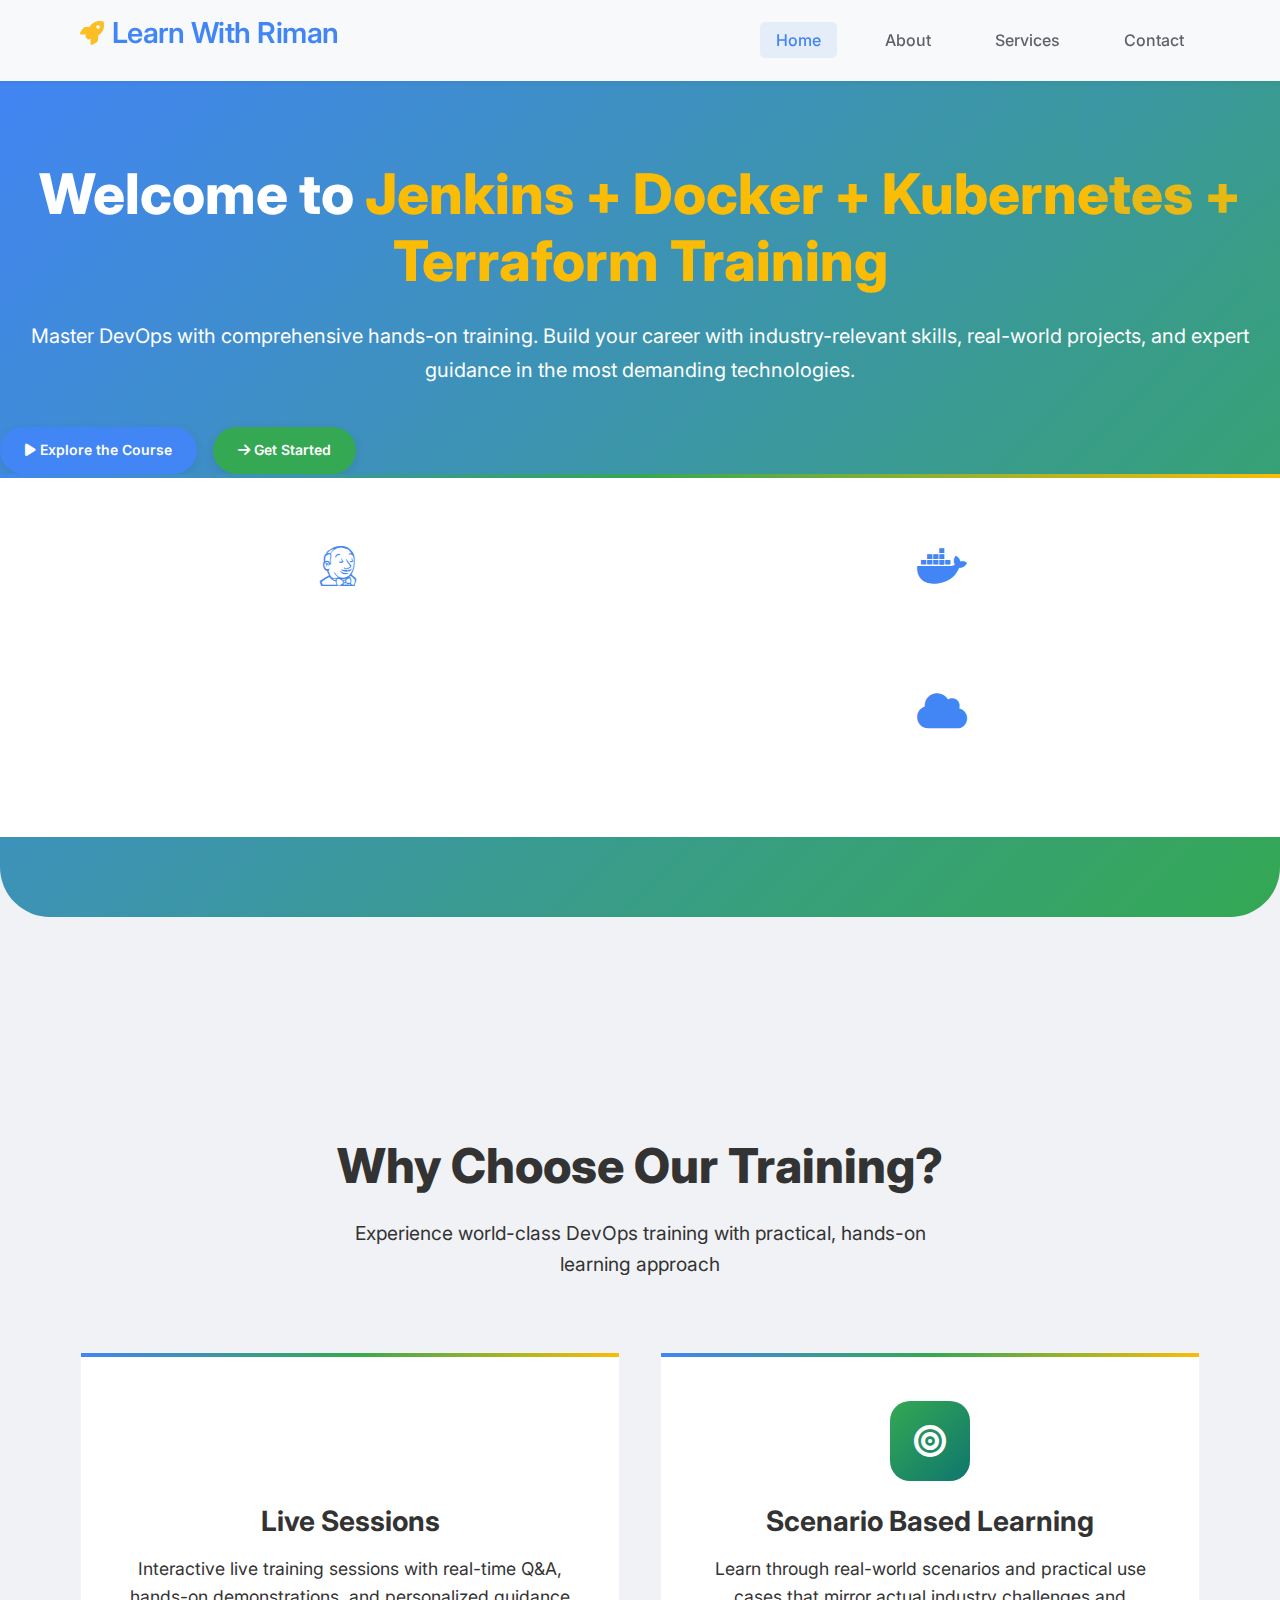
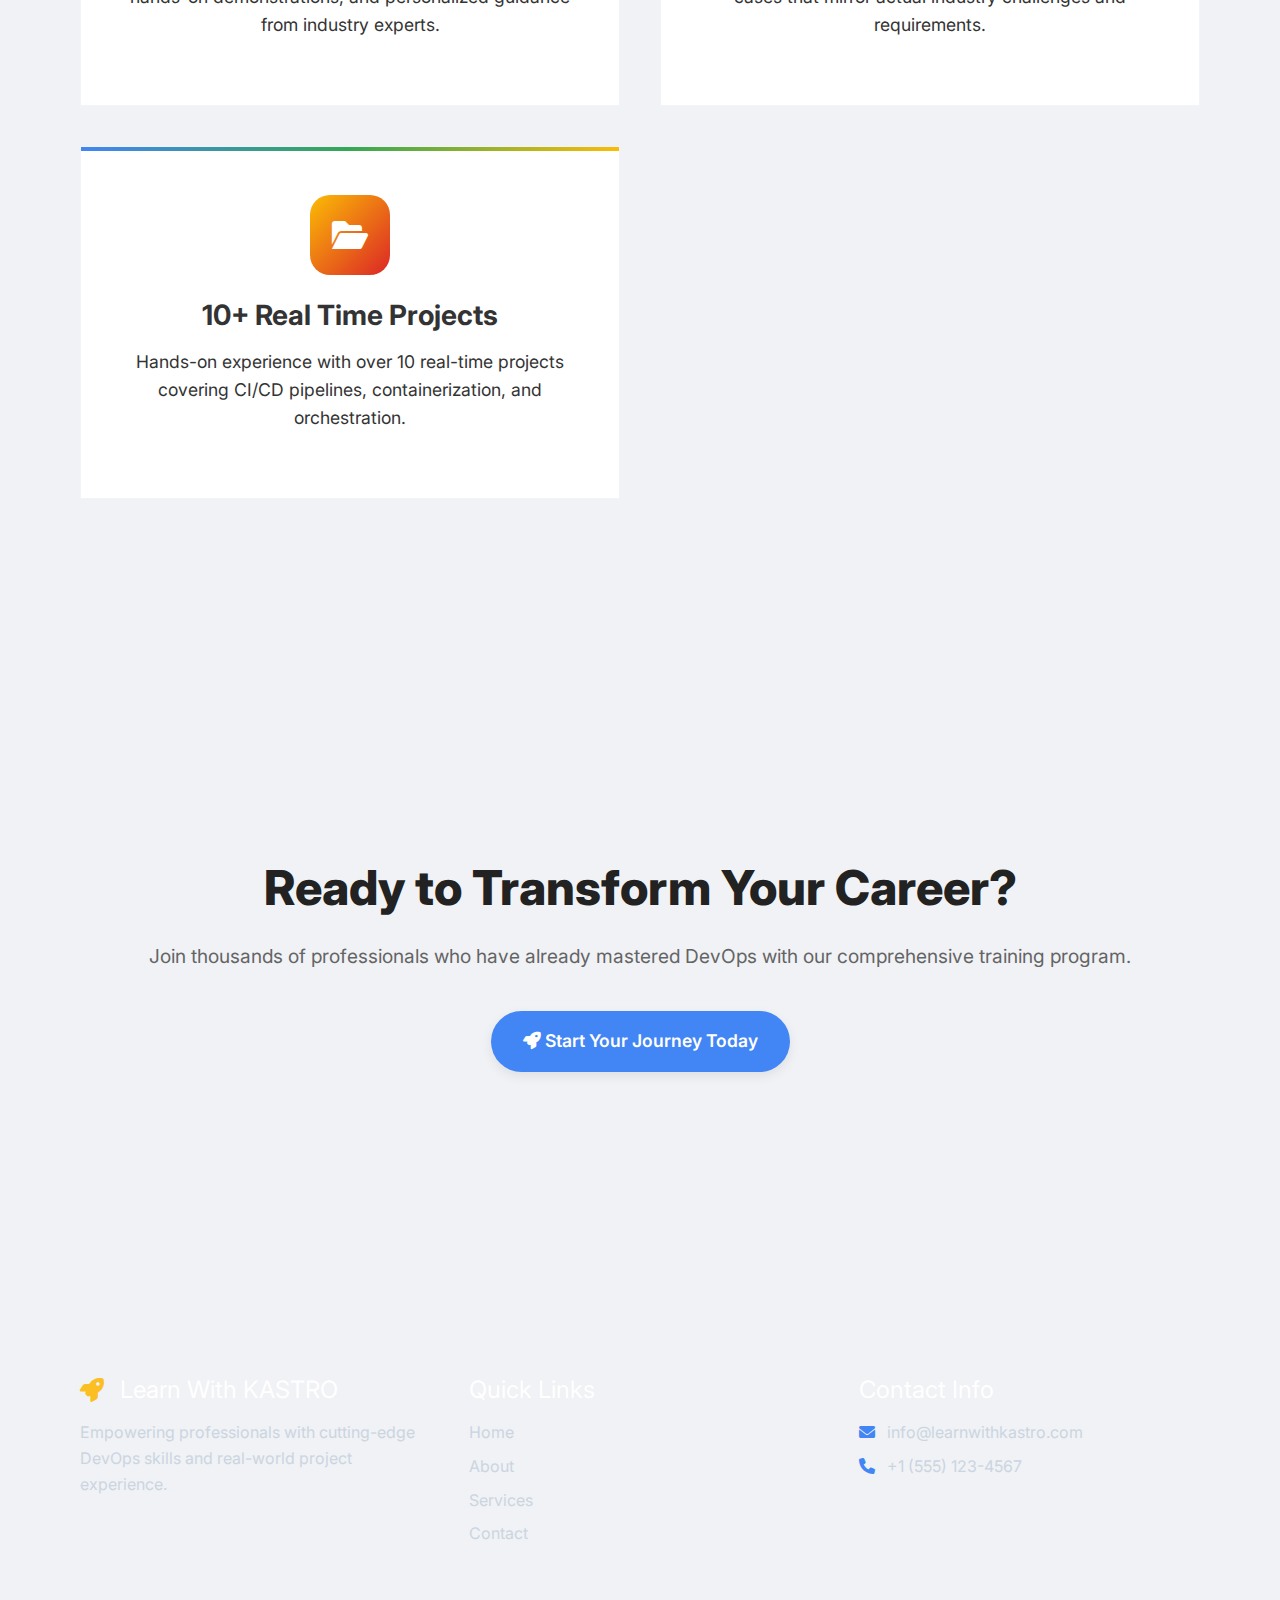
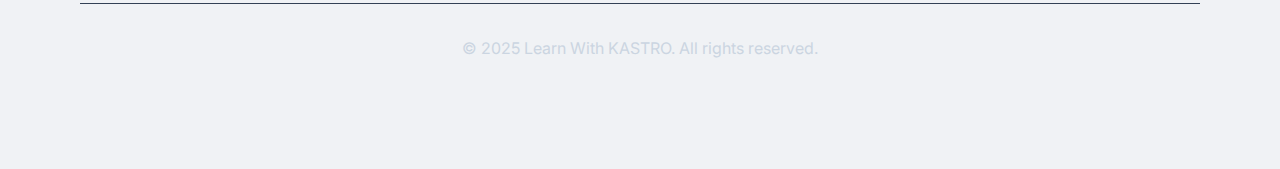
<file: website/index.html>
<!DOCTYPE html>
<html lang="en">
<head>
    <meta charset="UTF-8">
    <meta name="viewport" content="width=device-width, initial-scale=1.0">
    <title>Learn With KASTRO - Jenkins Docker Kubernetes Training</title>
    <link rel="stylesheet" href="styles.css">
    <link href="https://fonts.googleapis.com/css2?family=Inter:wght@300;400;500;600;700;800&display=swap" rel="stylesheet">
    <link rel="stylesheet" href="https://cdnjs.cloudflare.com/ajax/libs/font-awesome/6.0.0/css/all.min.css">
</head>
<body>
    <nav class="navbar">
        <div class="nav-container">
                            <div class="nav-logo">
                    <h2><i class="fas fa-rocket"></i> Learn With Riman</h2>
                </div>
            <ul class="nav-menu">
                <li class="nav-item">
                    <a href="index.html" class="nav-link active">Home</a>
                </li>
                <li class="nav-item">
                    <a href="about.html" class="nav-link">About</a>
                </li>
                <li class="nav-item">
                    <a href="services.html" class="nav-link">Services</a>
                </li>
                <li class="nav-item">
                    <a href="contact.html" class="nav-link">Contact</a>
                </li>
            </ul>
            <div class="mobile-menu-btn">
                <i class="fas fa-bars"></i>
            </div>
        </div>
    </nav>

    <header class="hero">
        <div class="hero-content">
            <h1>Welcome to <span>Jenkins + Docker + Kubernetes + Terraform Training</span></h1>
            <p>Master DevOps with comprehensive hands-on training. Build your career with industry-relevant skills, real-world projects, and expert guidance in the most demanding technologies.</p>
            <div class="hero-buttons">
                <a href="services.html" class="btn btn-primary">
                    <i class="fas fa-play"></i> Explore the Course
                </a>
                <a href="contact.html" class="btn btn-secondary">
                    <i class="fas fa-arrow-right"></i> Get Started
                </a>
            </div>
        </div>
        <div class="hero-image">
            <div class="hero-card">
                <div class="tech-stack">
                    <div class="tech-item">
                        <i class="fab fa-jenkins"></i>
                        <span>Jenkins</span>
                    </div>
                    <div class="tech-item">
                        <i class="fab fa-docker"></i>
                        <span>Docker</span>
                    </div>
                    <div class="tech-item">
                        <i class="fab fa-kubernetes"></i>
                        <span>Kubernetes</span>
                    </div>
                    <div class="tech-item">
                        <i class="fas fa-cloud"></i>
                        <span>Terraform</span>
                    </div>
                </div>
            </div>
        </div>
    </header>

    <section class="features">
        <div class="container">
            <h2>Why Choose Our Training?</h2>
            <p class="features-subtitle">Experience world-class DevOps training with practical, hands-on learning approach</p>
            <div class="features-grid">
                <div class="feature-card">
                    <div class="feature-icon">
                        <i class="fas fa-video"></i>
                    </div>
                    <h3>Live Sessions</h3>
                    <p>Interactive live training sessions with real-time Q&A, hands-on demonstrations, and personalized guidance from industry experts.</p>
                </div>
                <div class="feature-card">
                    <div class="feature-icon">
                        <i class="fas fa-bullseye"></i>
                    </div>
                    <h3>Scenario Based Learning</h3>
                    <p>Learn through real-world scenarios and practical use cases that mirror actual industry challenges and requirements.</p>
                </div>
                <div class="feature-card">
                    <div class="feature-icon">
                        <i class="fas fa-folder-open"></i>
                    </div>
                    <h3>10+ Real Time Projects</h3>
                    <p>Hands-on experience with over 10 real-time projects covering CI/CD pipelines, containerization, and orchestration.</p>
                </div>
            </div>
        </div>
    </section>

    <section class="cta-section">
        <div class="container">
            <div class="cta-content">
                <h2>Ready to Transform Your Career?</h2>
                <p>Join thousands of professionals who have already mastered DevOps with our comprehensive training program.</p>
                <a href="contact.html" class="btn btn-primary btn-large">
                    <i class="fas fa-rocket"></i> Start Your Journey Today
                </a>
            </div>
        </div>
    </section>

    <footer class="footer">
        <div class="container">
            <div class="footer-content">
                <div class="footer-section">
                    <h3><i class="fas fa-rocket"></i> Learn With KASTRO</h3>
                    <p>Empowering professionals with cutting-edge DevOps skills and real-world project experience.</p>
                </div>
                <div class="footer-section">
                    <h4>Quick Links</h4>
                    <ul>
                        <li><a href="index.html">Home</a></li>
                        <li><a href="about.html">About</a></li>
                        <li><a href="services.html">Services</a></li>
                        <li><a href="contact.html">Contact</a></li>
                    </ul>
                </div>
                <div class="footer-section">
                    <h4>Contact Info</h4>
                    <p><i class="fas fa-envelope"></i> info@learnwithkastro.com</p>
                    <p><i class="fas fa-phone"></i> +1 (555) 123-4567</p>
                </div>
            </div>
            <div class="footer-bottom">
                <p>&copy; 2025 Learn With KASTRO. All rights reserved.</p>
            </div>
        </div>
    </footer>

    <script src="index.js"></script>
</body>
</html>
</file>
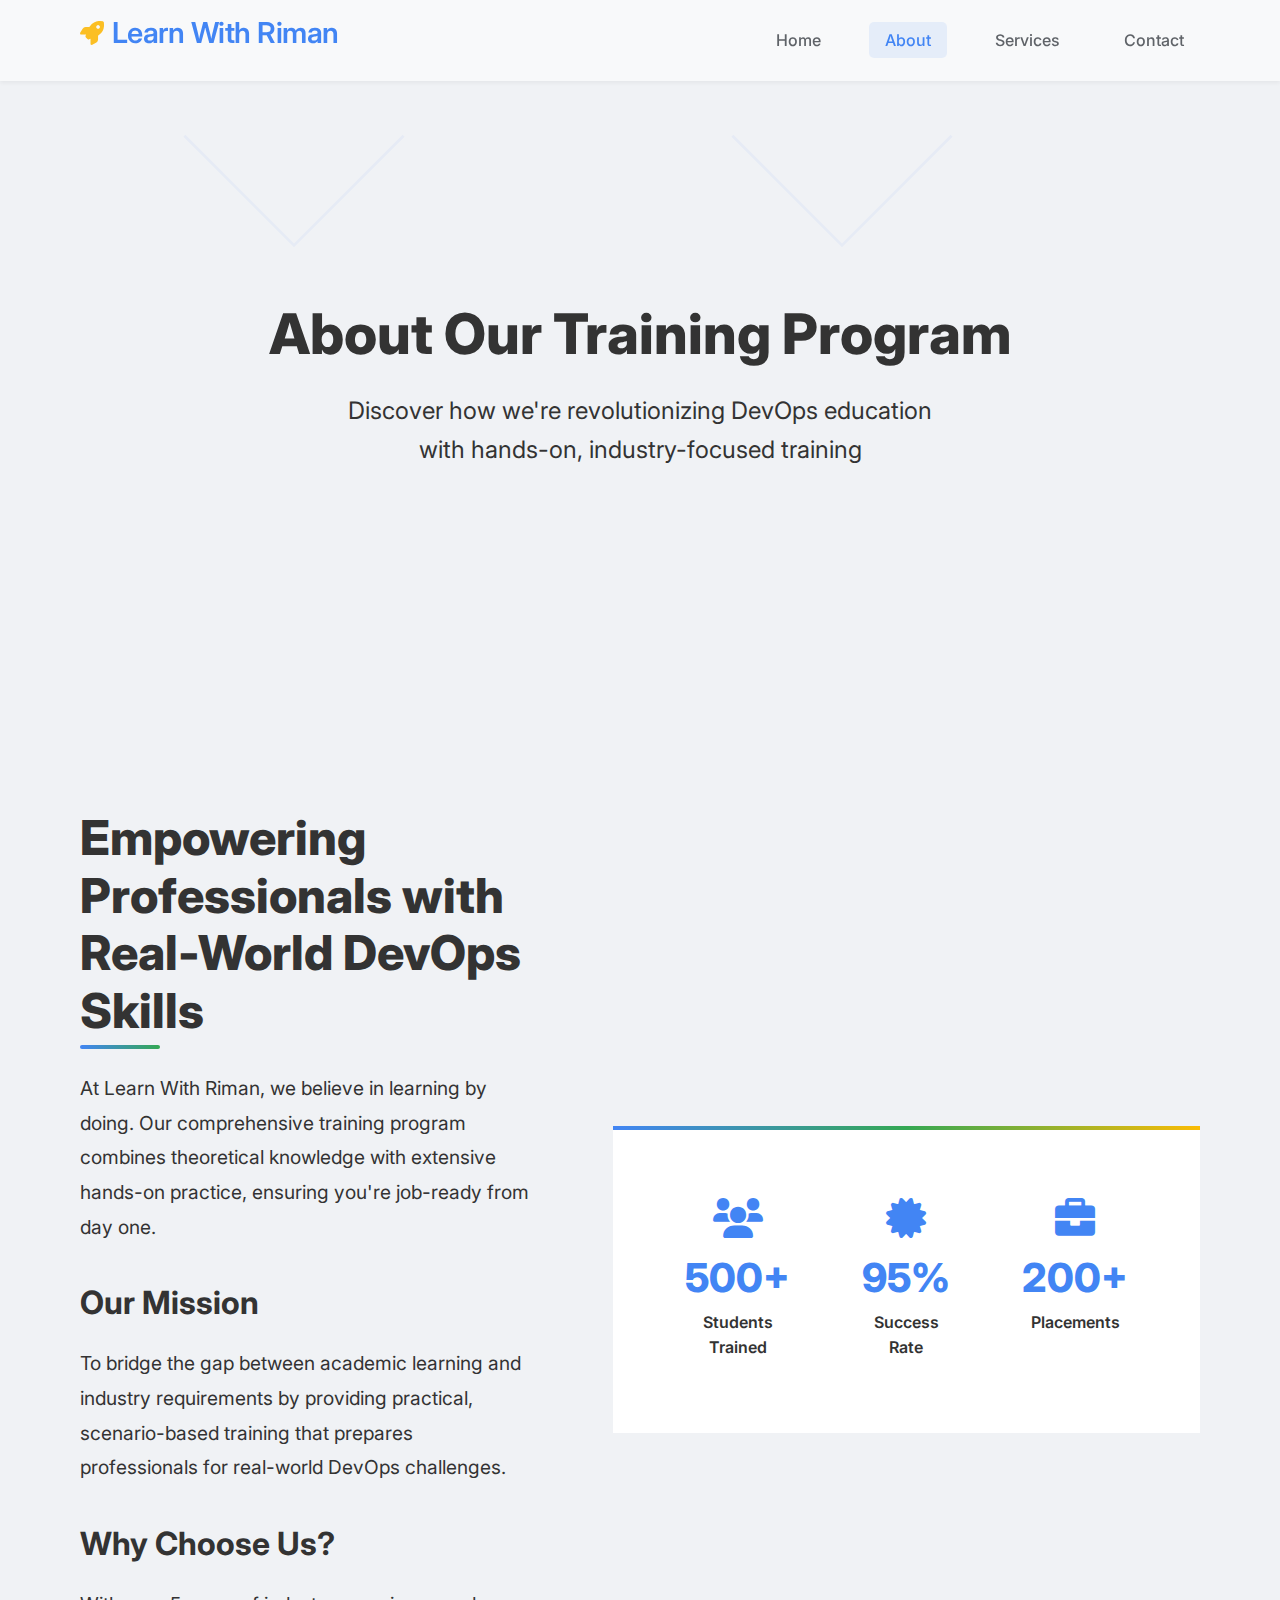
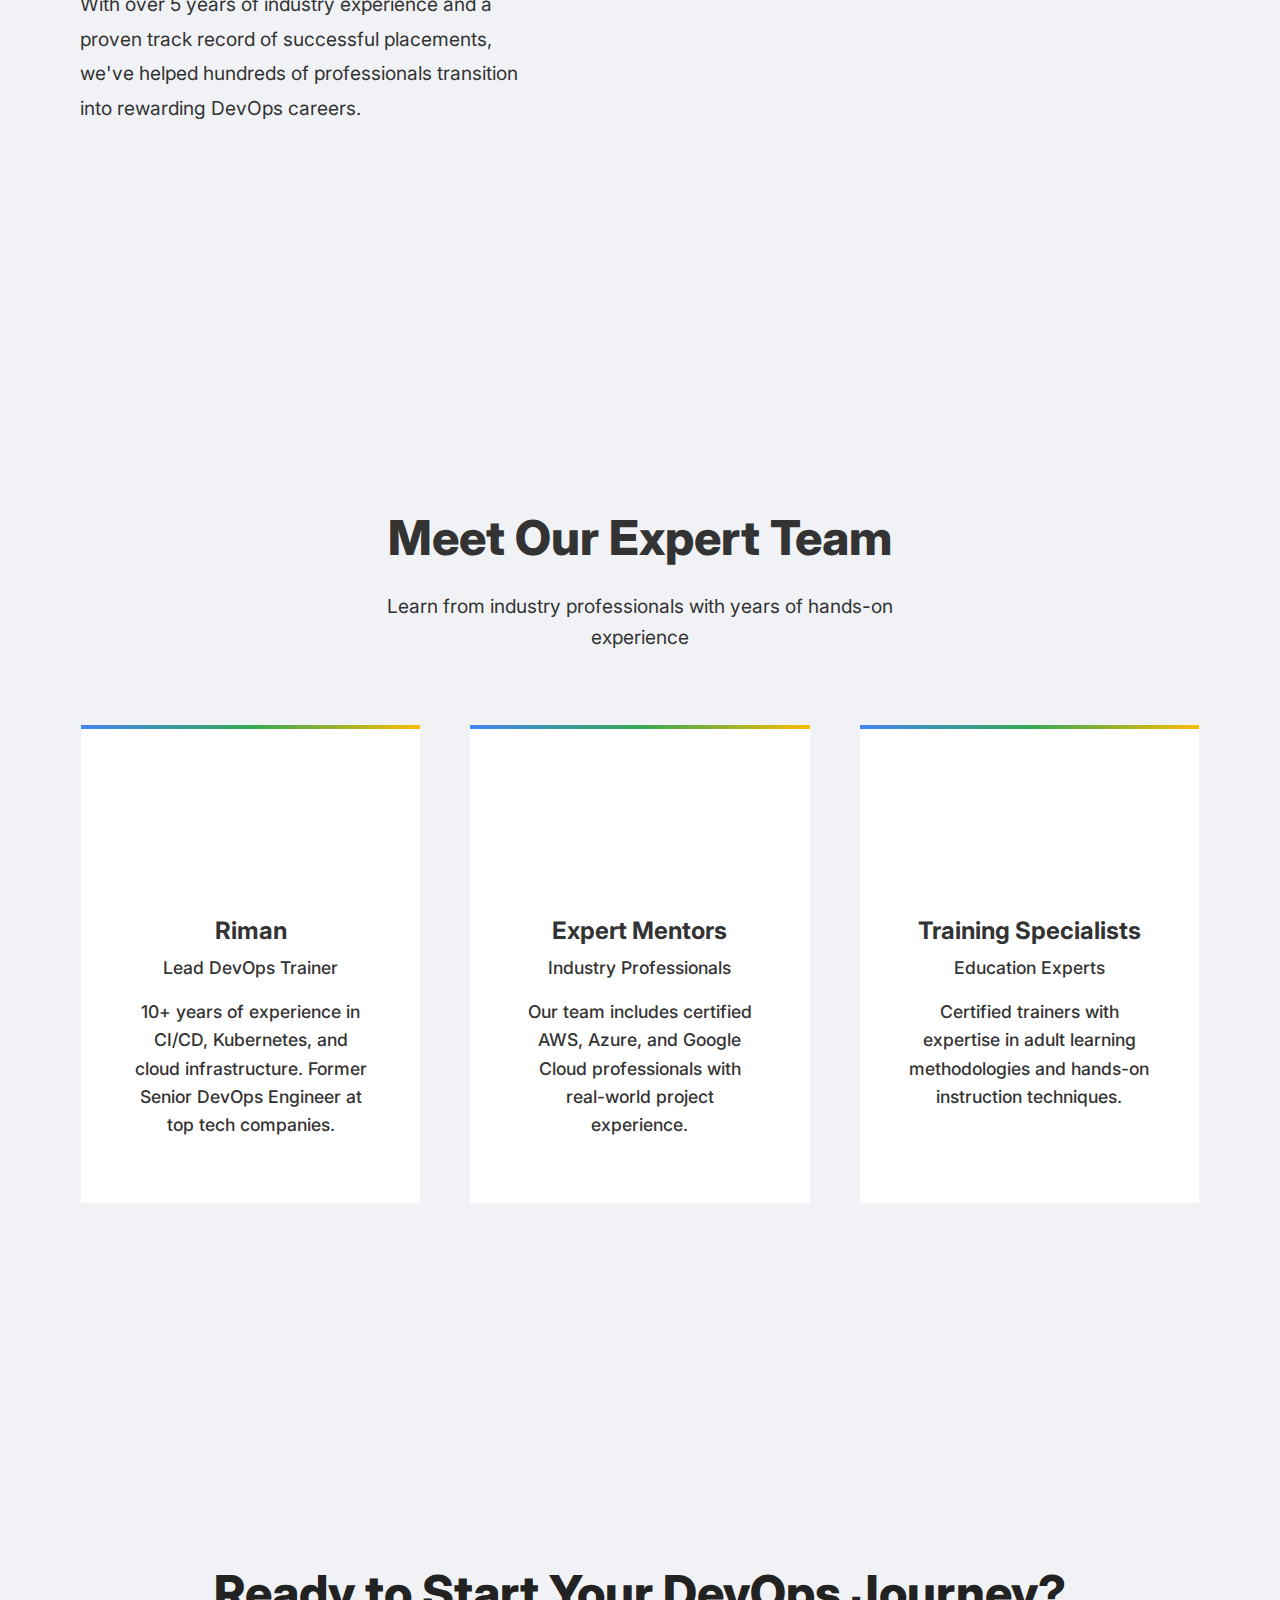
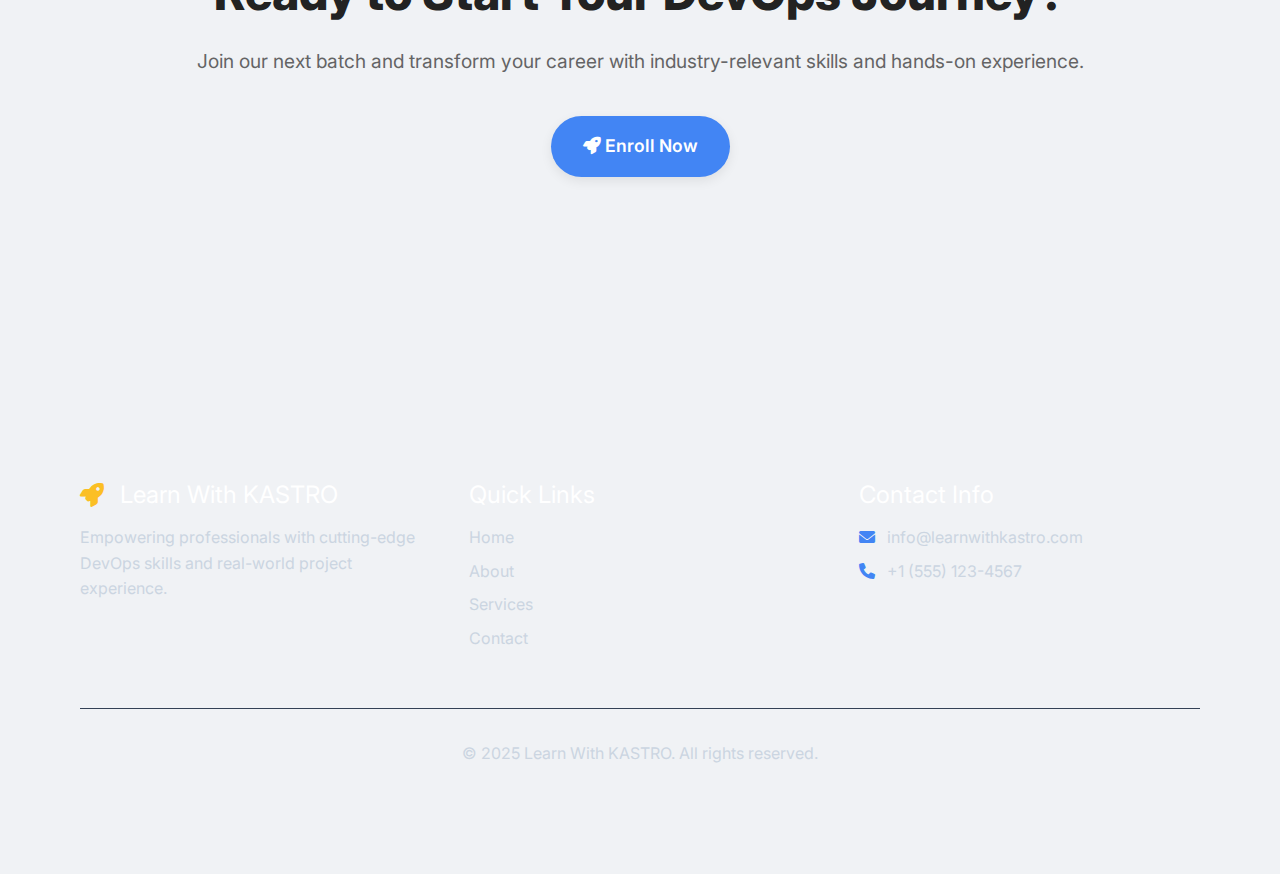
<file: website/about.html>
<!DOCTYPE html>
<html lang="en">
<head>
    <meta charset="UTF-8">
    <meta name="viewport" content="width=device-width, initial-scale=1.0">
    <title>Learn With Riman - About The Training</title>
    <link rel="stylesheet" href="styles.css">
    <link href="https://fonts.googleapis.com/css2?family=Inter:wght@300;400;500;600;700;800&display=swap" rel="stylesheet">
    <link rel="stylesheet" href="https://cdnjs.cloudflare.com/ajax/libs/font-awesome/6.0.0/css/all.min.css">
</head>
<body>
    <nav class="navbar">
        <div class="nav-container">
            <div class="nav-logo">
                <h2><i class="fas fa-rocket"></i> Learn With Riman</h2>
            </div>
            <ul class="nav-menu">
                <li class="nav-item">
                    <a href="index.html" class="nav-link">Home</a>
                </li>
                <li class="nav-item">
                    <a href="about.html" class="nav-link active">About</a>
                </li>
                <li class="nav-item">
                    <a href="services.html" class="nav-link">Services</a>
                </li>
                <li class="nav-item">
                    <a href="contact.html" class="nav-link">Contact</a>
                </li>
            </ul>
            <div class="mobile-menu-btn">
                <i class="fas fa-bars"></i>
            </div>
        </div>
    </nav>

    <header class="page-header">
        <div class="container">
            <h1>About Our Training Program</h1>
            <p>Discover how we're revolutionizing DevOps education with hands-on, industry-focused training</p>
        </div>
    </header>

    <section class="about-content">
        <div class="container">
            <div class="about-grid">
                <div class="about-text">
                    <h2>Empowering Professionals with Real-World DevOps Skills</h2>
                    <p>At Learn With Riman, we believe in learning by doing. Our comprehensive training program combines theoretical knowledge with extensive hands-on practice, ensuring you're job-ready from day one.</p>
                    
                    <h3>Our Mission</h3>
                    <p>To bridge the gap between academic learning and industry requirements by providing practical, scenario-based training that prepares professionals for real-world DevOps challenges.</p>
                    
                    <h3>Why Choose Us?</h3>
                    <p>With over 5 years of industry experience and a proven track record of successful placements, we've helped hundreds of professionals transition into rewarding DevOps careers.</p>
                </div>
                <div class="about-image">
                    <div class="about-card">
                        <div class="about-stats">
                            <div class="stat-item">
                                <i class="fas fa-users"></i>
                                <h4>500+</h4>
                                <p>Students Trained</p>
                            </div>
                            <div class="stat-item">
                                <i class="fas fa-certificate"></i>
                                <h4>95%</h4>
                                <p>Success Rate</p>
                            </div>
                            <div class="stat-item">
                                <i class="fas fa-briefcase"></i>
                                <h4>200+</h4>
                                <p>Placements</p>
                            </div>
                        </div>
                    </div>
                </div>
            </div>
        </div>
    </section>

    <section class="team">
        <div class="container">
            <h2>Meet Our Expert Team</h2>
            <p class="section-subtitle">Learn from industry professionals with years of hands-on experience</p>
            <div class="team-grid">
                <div class="team-member">
                    <div class="member-avatar">
                        <i class="fas fa-user-tie"></i>
                    </div>
                    <h3>Riman</h3>
                    <p>Lead DevOps Trainer</p>
                    <p class="member-description">10+ years of experience in CI/CD, Kubernetes, and cloud infrastructure. Former Senior DevOps Engineer at top tech companies.</p>
                </div>
                <div class="team-member">
                    <div class="member-avatar">
                        <i class="fas fa-user-graduate"></i>
                    </div>
                    <h3>Expert Mentors</h3>
                    <p>Industry Professionals</p>
                    <p class="member-description">Our team includes certified AWS, Azure, and Google Cloud professionals with real-world project experience.</p>
                </div>
                <div class="team-member">
                    <div class="member-avatar">
                        <i class="fas fa-chalkboard-teacher"></i>
                    </div>
                    <h3>Training Specialists</h3>
                    <p>Education Experts</p>
                    <p class="member-description">Certified trainers with expertise in adult learning methodologies and hands-on instruction techniques.</p>
                </div>
            </div>
        </div>
    </section>

    <section class="cta-section">
        <div class="container">
            <div class="cta-content">
                <h2>Ready to Start Your DevOps Journey?</h2>
                <p>Join our next batch and transform your career with industry-relevant skills and hands-on experience.</p>
                <a href="contact.html" class="btn btn-primary btn-large">
                    <i class="fas fa-rocket"></i> Enroll Now
                </a>
            </div>
        </div>
    </section>

    <footer class="footer">
        <div class="container">
            <div class="footer-content">
                <div class="footer-section">
                    <h3><i class="fas fa-rocket"></i> Learn With KASTRO</h3>
                    <p>Empowering professionals with cutting-edge DevOps skills and real-world project experience.</p>
                </div>
                <div class="footer-section">
                    <h4>Quick Links</h4>
                    <ul>
                        <li><a href="index.html">Home</a></li>
                        <li><a href="about.html">About</a></li>
                        <li><a href="services.html">Services</a></li>
                        <li><a href="contact.html">Contact</a></li>
                    </ul>
                </div>
                <div class="footer-section">
                    <h4>Contact Info</h4>
                    <p><i class="fas fa-envelope"></i> info@learnwithkastro.com</p>
                    <p><i class="fas fa-phone"></i> +1 (555) 123-4567</p>
                </div>
            </div>
            <div class="footer-bottom">
                <p>&copy; 2025 Learn With KASTRO. All rights reserved.</p>
            </div>
        </div>
    </footer>

    <script src="index.js"></script>
</body>
</html>
</file>
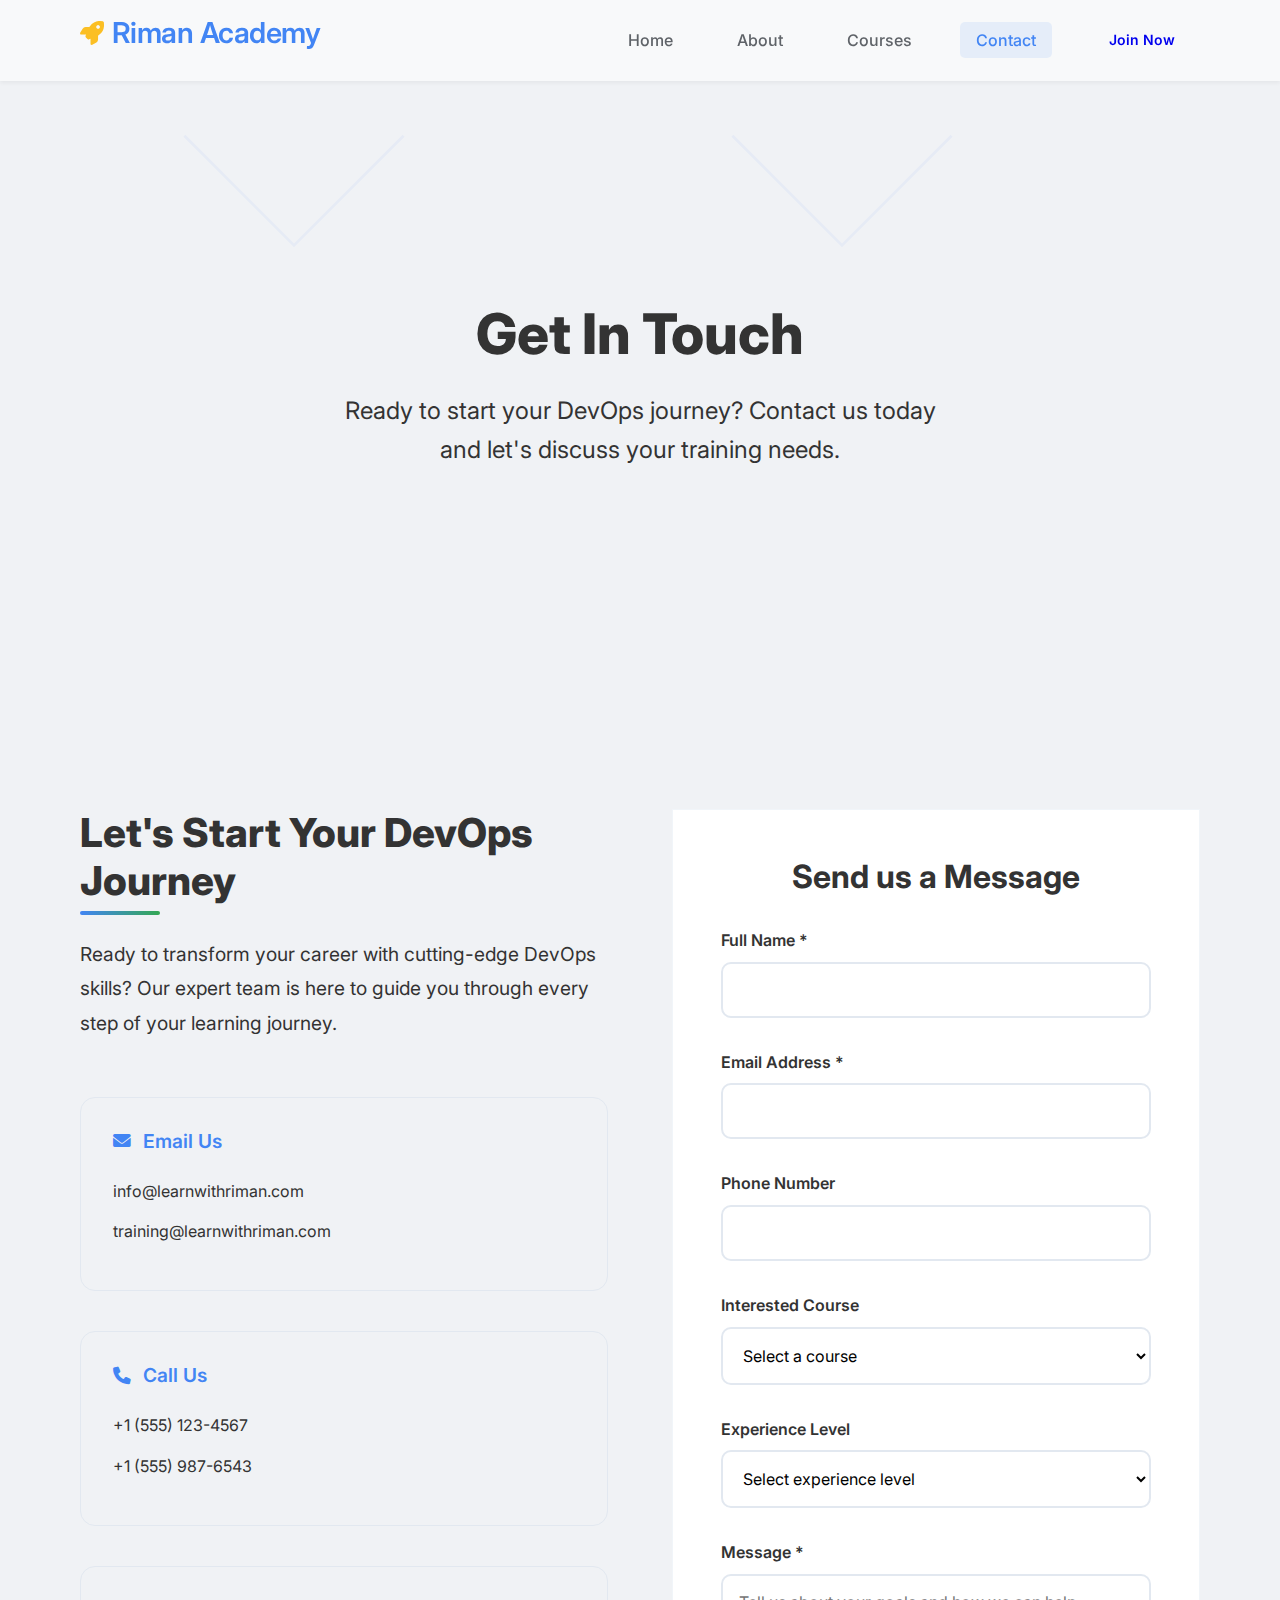
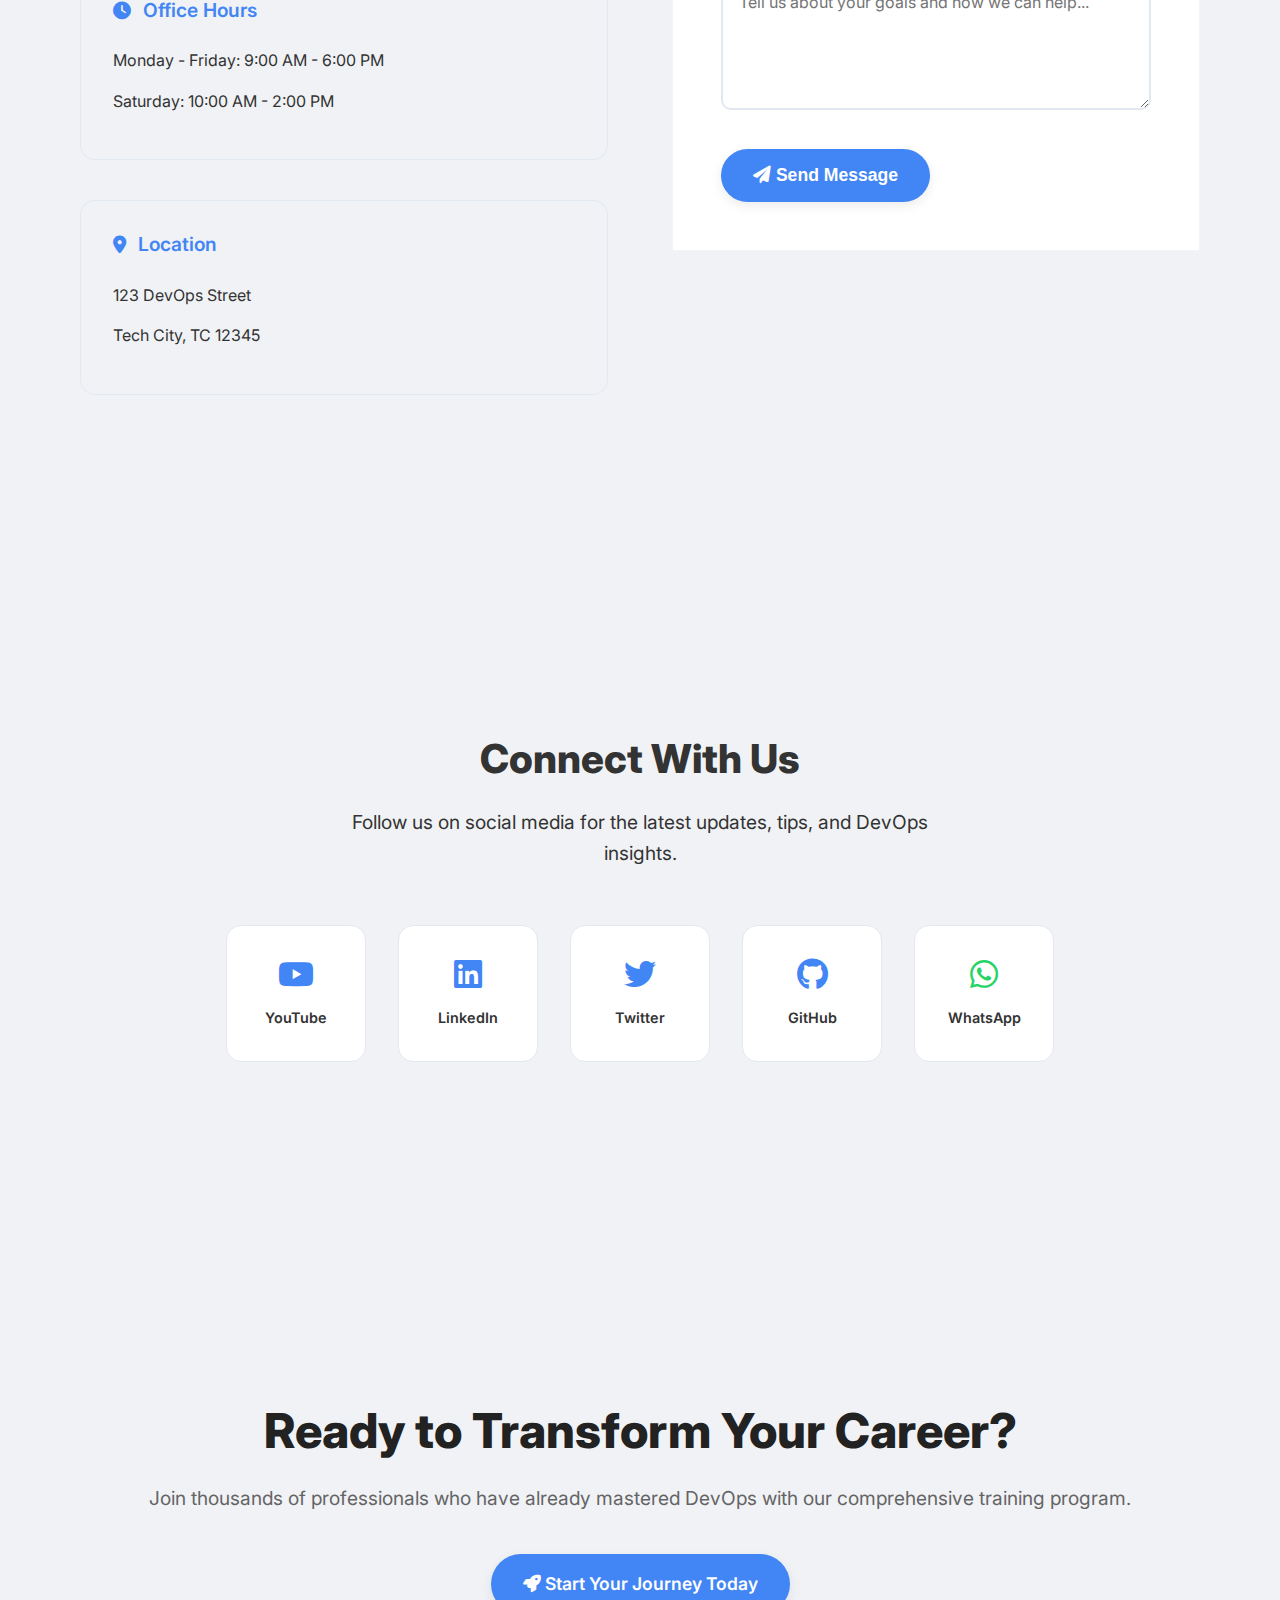
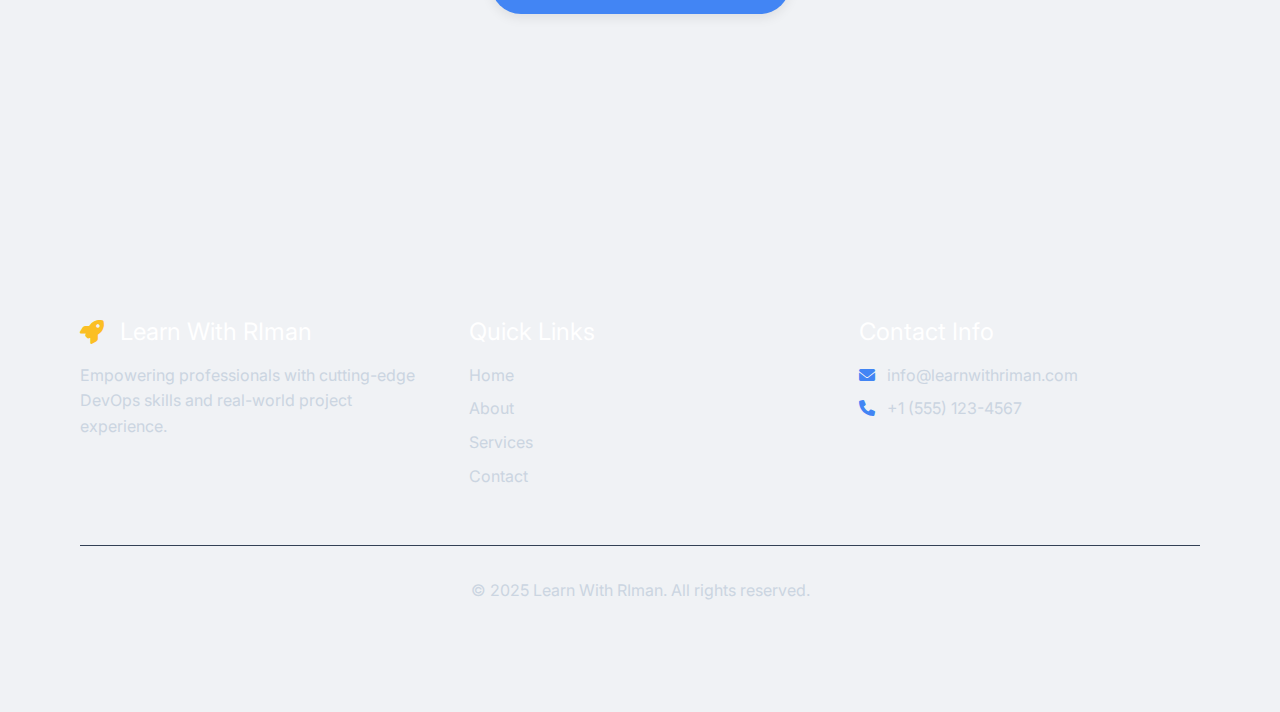
<file: website/contact.html>
<!DOCTYPE html>
<html lang="en">
<head>
    <meta charset="UTF-8">
    <meta name="viewport" content="width=device-width, initial-scale=1.0">
    <title>Learn With Riman - Contact Us</title>
    <link rel="stylesheet" href="styles.css">
    <link href="https://fonts.googleapis.com/css2?family=Inter:wght@300;400;500;600;700;800&display=swap" rel="stylesheet">
    <link rel="stylesheet" href="https://cdnjs.cloudflare.com/ajax/libs/font-awesome/6.0.0/css/all.min.css">
</head>
<body>
    <nav class="navbar">
        <div class="nav-container">
            <div class="nav-logo">
                <h2><i class="fas fa-rocket"></i> Riman Academy</h2>
            </div>
            <ul class="nav-menu">
                <li class="nav-item"><a href="index.html" class="nav-link">Home</a></li>
                <li class="nav-item"><a href="about.html" class="nav-link">About</a></li>
                <li class="nav-item"><a href="services.html" class="nav-link">Courses</a></li>
                <li class="nav-item"><a href="contact.html" class="nav-link active">Contact</a></li>
                <li class="nav-item"><a href="contact.html" class="btn btn-nav">Join Now</a></li>
            </ul>
            <div class="mobile-menu-btn">
                <i class="fas fa-bars"></i>
            </div>
        </div>
    </nav>


    <header class="page-header">
        <div class="container">
            <h1>Get In Touch</h1>
            <p>Ready to start your DevOps journey? Contact us today and let's discuss your training needs.</p>
        </div>
    </header>

    <section class="contact-content">
        <div class="container">
            <div class="contact-grid">
                <div class="contact-info">
                    <h2>Let's Start Your DevOps Journey</h2>
                    <p>Ready to transform your career with cutting-edge DevOps skills? Our expert team is here to guide you through every step of your learning journey.</p>
                    
                    <div class="contact-details">
                        <div class="contact-item">
                            <h3><i class="fas fa-envelope"></i> Email Us</h3>
                            <p>info@learnwithriman.com</p>
                            <p>training@learnwithriman.com</p>
                        </div>
                        
                        <div class="contact-item">
                            <h3><i class="fas fa-phone"></i> Call Us</h3>
                            <p>+1 (555) 123-4567</p>
                            <p>+1 (555) 987-6543</p>
                        </div>
                        
                        <div class="contact-item">
                            <h3><i class="fas fa-clock"></i> Office Hours</h3>
                            <p>Monday - Friday: 9:00 AM - 6:00 PM</p>
                            <p>Saturday: 10:00 AM - 2:00 PM</p>
                        </div>
                        
                        <div class="contact-item">
                            <h3><i class="fas fa-map-marker-alt"></i> Location</h3>
                            <p>123 DevOps Street</p>
                            <p>Tech City, TC 12345</p>
                        </div>
                    </div>
                </div>
                
                <div class="contact-form">
                    <h2>Send us a Message</h2>
                    <form id="contactForm">
                        <div class="form-group">
                            <label for="name">Full Name *</label>
                            <input type="text" id="name" name="name" required>
                        </div>
                        
                        <div class="form-group">
                            <label for="email">Email Address *</label>
                            <input type="email" id="email" name="email" required>
                        </div>
                        
                        <div class="form-group">
                            <label for="phone">Phone Number</label>
                            <input type="tel" id="phone" name="phone">
                        </div>
                        
                        <div class="form-group">
                            <label for="course">Interested Course</label>
                            <select id="course" name="course">
                                <option value="">Select a course</option>
                                <option value="jenkins">Jenkins CI/CD Pipeline</option>
                                <option value="docker">Docker Containerization</option>
                                <option value="kubernetes">Kubernetes Orchestration</option>
                                <option value="terraform">Terraform Infrastructure</option>
                                <option value="aws">AWS Cloud Services</option>
                                <option value="monitoring">Monitoring & Observability</option>
                                <option value="complete">Complete DevOps Program</option>
                            </select>
                        </div>
                        
                        <div class="form-group">
                            <label for="experience">Experience Level</label>
                            <select id="experience" name="experience">
                                <option value="">Select experience level</option>
                                <option value="beginner">Beginner (0-1 years)</option>
                                <option value="intermediate">Intermediate (1-3 years)</option>
                                <option value="advanced">Advanced (3+ years)</option>
                            </select>
                        </div>
                        
                        <div class="form-group">
                            <label for="message">Message *</label>
                            <textarea id="message" name="message" rows="5" required placeholder="Tell us about your goals and how we can help..."></textarea>
                        </div>
                        
                        <button type="submit" class="btn btn-primary btn-large">
                            <i class="fas fa-paper-plane"></i> Send Message
                        </button>
                    </form>
                </div>
            </div>
        </div>
    </section>

    <section class="social-section">
        <div class="container">
            <h2>Connect With Us</h2>
            <p>Follow us on social media for the latest updates, tips, and DevOps insights.</p>
            <div class="social-links">
                <a href="#" class="social-link">
                    <i class="fab fa-youtube"></i>
                    <span>YouTube</span>
                </a>
                <a href="#" class="social-link">
                    <i class="fab fa-linkedin"></i>
                    <span>LinkedIn</span>
                </a>
                <a href="#" class="social-link">
                    <i class="fab fa-twitter"></i>
                    <span>Twitter</span>
                </a>
                <a href="#" class="social-link">
                    <i class="fab fa-github"></i>
                    <span>GitHub</span>
                </a>
                <a href="#" class="social-link whatsapp">
                    <i class="fab fa-whatsapp"></i>
                    <span>WhatsApp</span>
                </a>
            </div>
        </div>
    </section>

    <section class="cta-section">
        <div class="container">
            <div class="cta-content">
                <h2>Ready to Transform Your Career?</h2>
                <p>Join thousands of professionals who have already mastered DevOps with our comprehensive training program.</p>
                <a href="#contactForm" class="btn btn-primary btn-large">
                    <i class="fas fa-rocket"></i> Start Your Journey Today
                </a>
            </div>
        </div>
    </section>

    <footer class="footer">
        <div class="container">
            <div class="footer-content">
                <div class="footer-section">
                    <h3><i class="fas fa-rocket"></i> Learn With RIman</h3>
                    <p>Empowering professionals with cutting-edge DevOps skills and real-world project experience.</p>
                </div>
                <div class="footer-section">
                    <h4>Quick Links</h4>
                    <ul>
                        <li><a href="index.html">Home</a></li>
                        <li><a href="about.html">About</a></li>
                        <li><a href="services.html">Services</a></li>
                        <li><a href="contact.html">Contact</a></li>
                    </ul>
                </div>
                <div class="footer-section">
                    <h4>Contact Info</h4>
                    <p><i class="fas fa-envelope"></i> info@learnwithriman.com</p>
                    <p><i class="fas fa-phone"></i> +1 (555) 123-4567</p>
                </div>
            </div>
            <div class="footer-bottom">
                <p>&copy; 2025 Learn With RIman. All rights reserved.</p>
            </div>
        </div>
    </footer>

    <script src="index.js"></script>
</body>
</html>
</file>
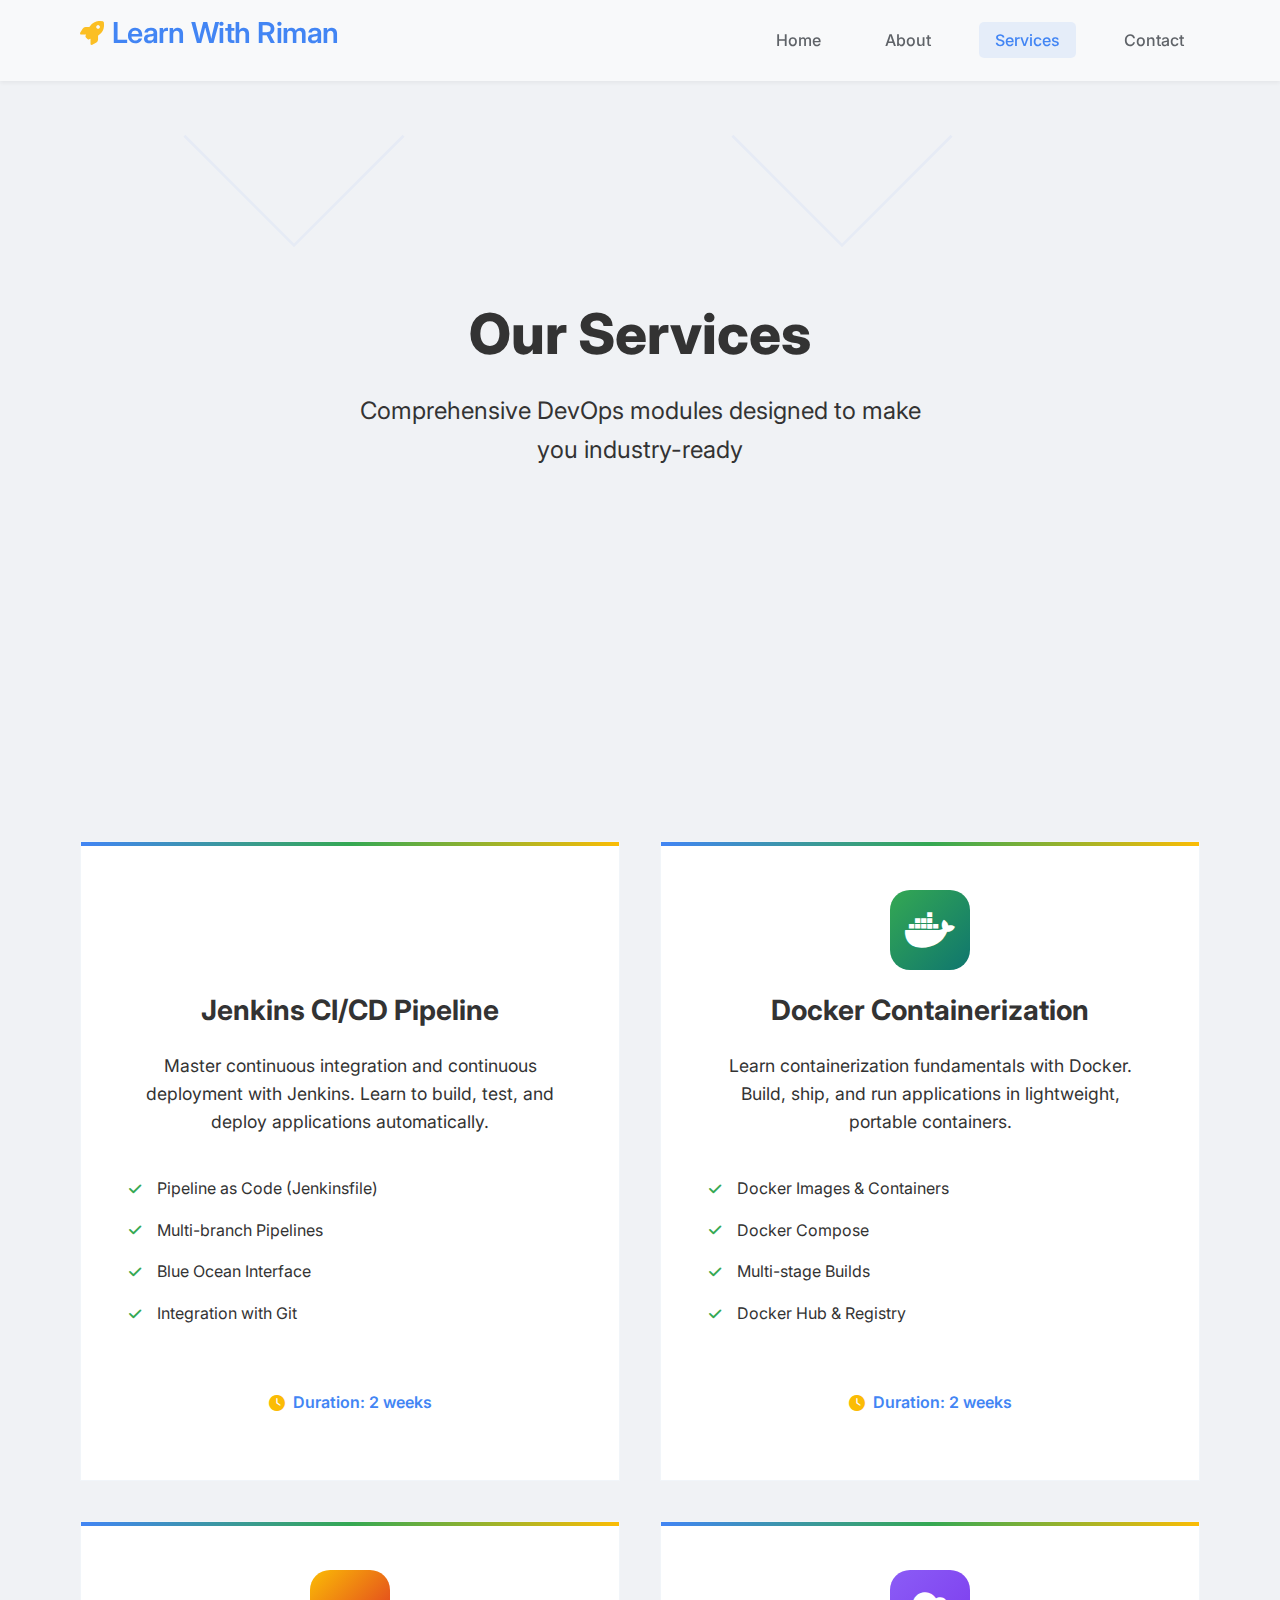
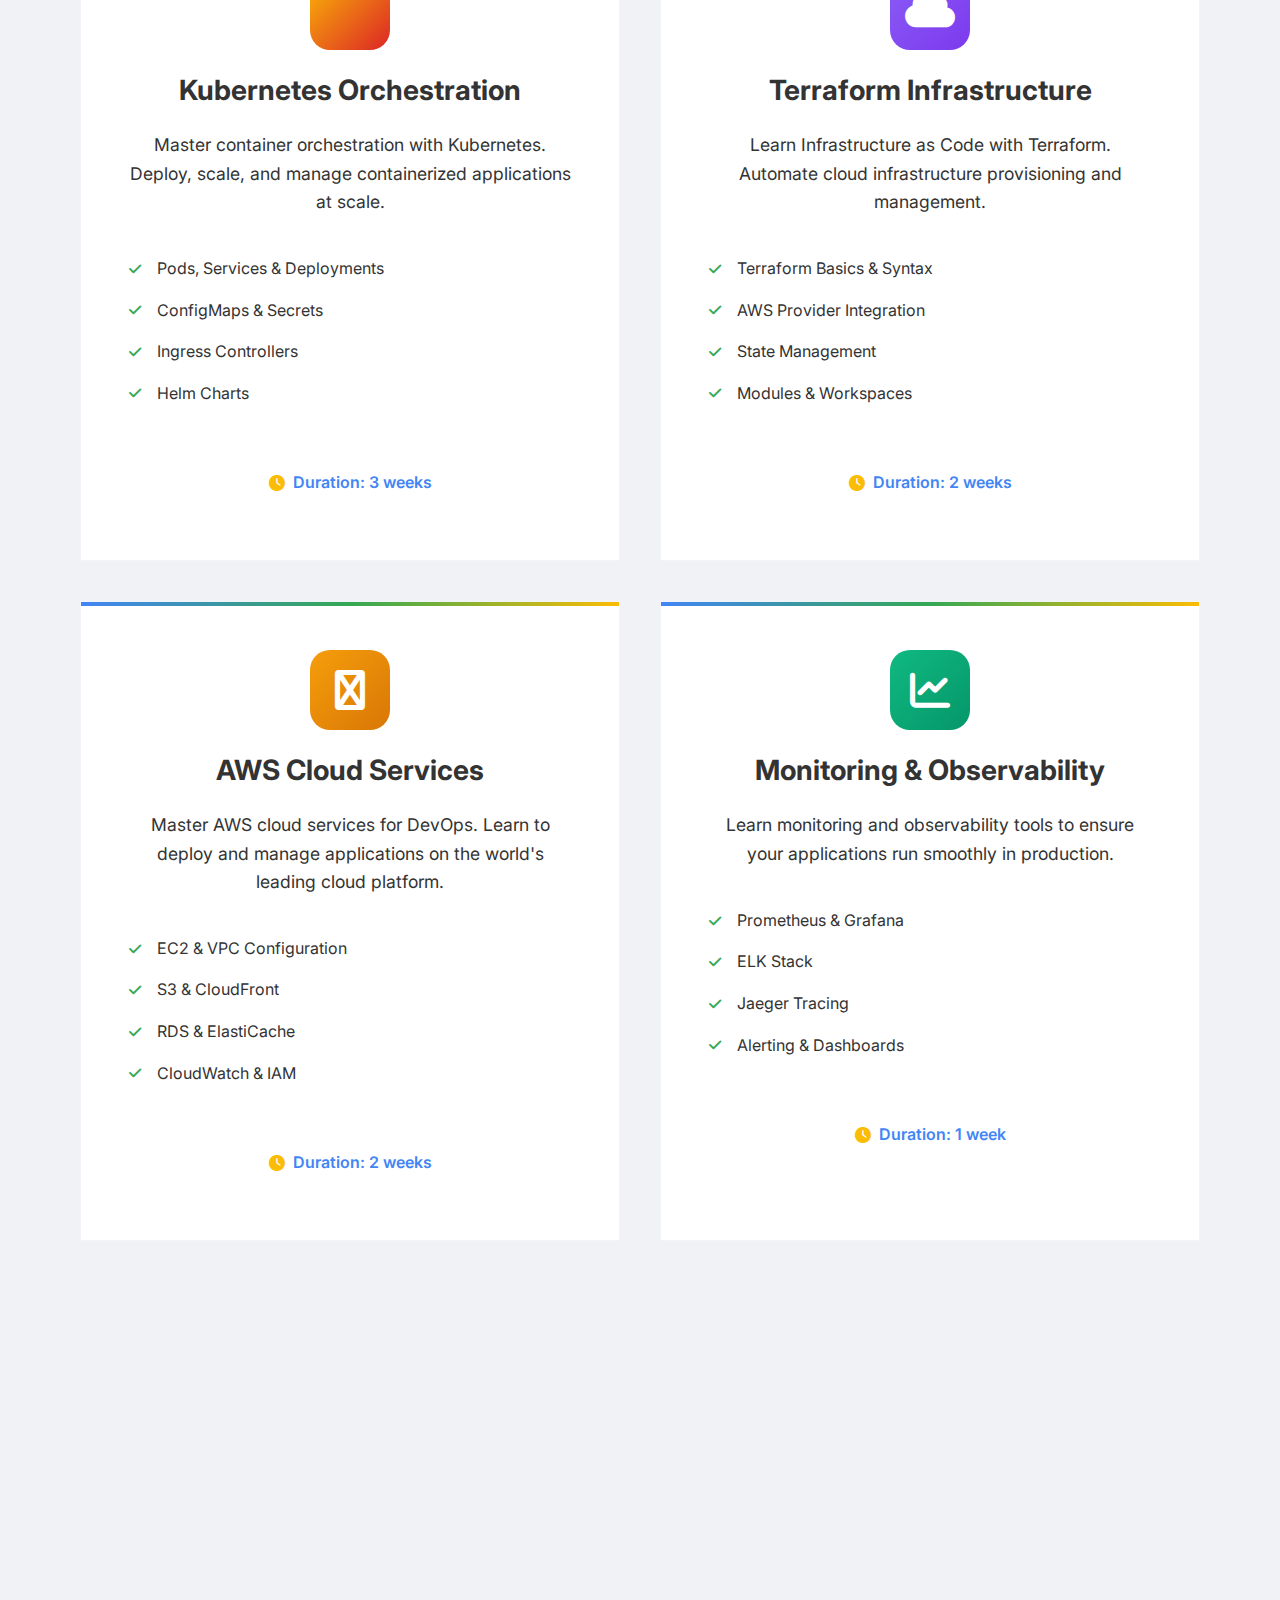
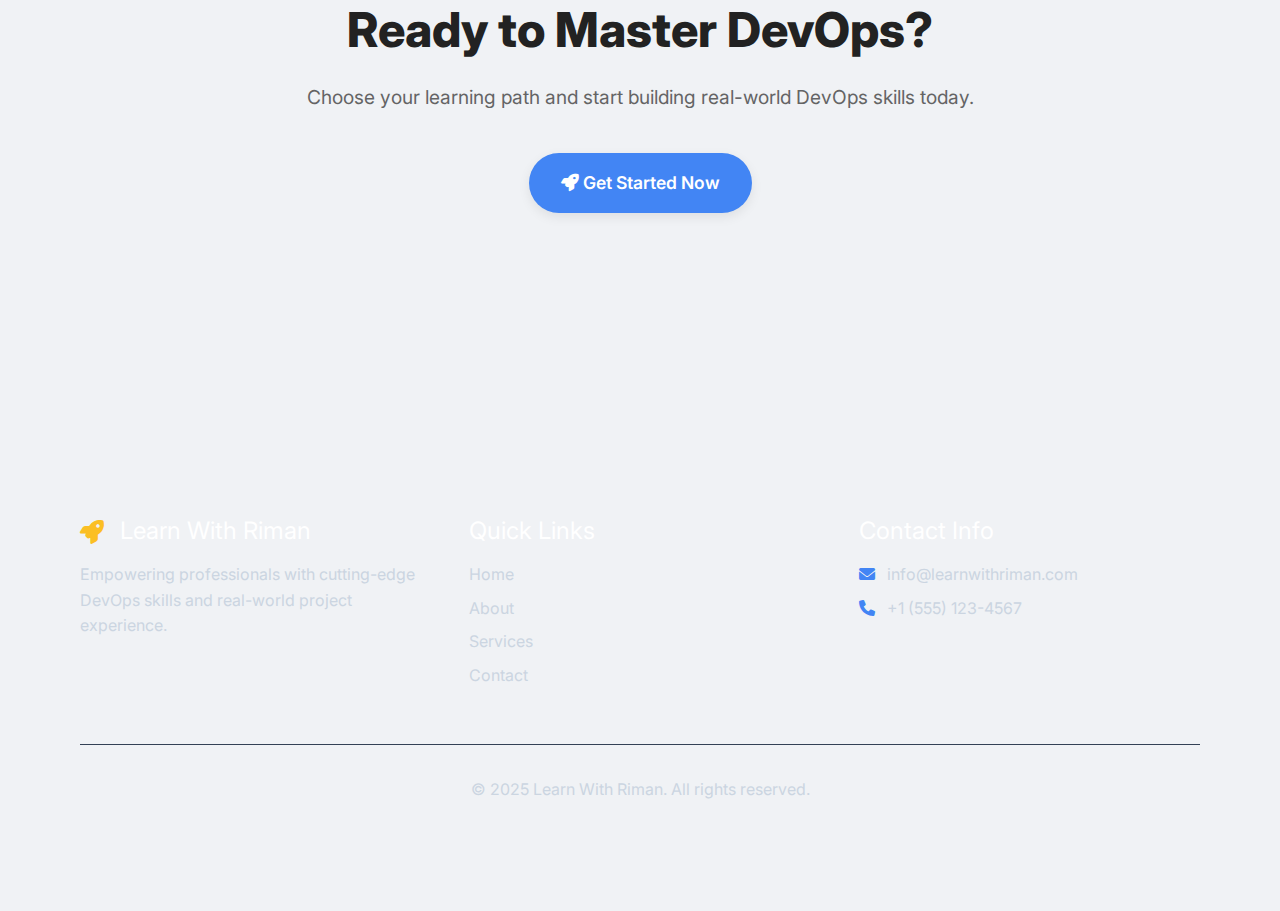
<file: website/services.html>
<!DOCTYPE html>
<html lang="en">
<head>
    <meta charset="UTF-8">
    <meta name="viewport" content="width=device-width, initial-scale=1.0">
    <title>Learn With Riman - Services & Modules</title>
    <link rel="stylesheet" href="styles.css">
    <link href="https://fonts.googleapis.com/css2?family=Inter:wght@300;400;500;600;700;800&display=swap" rel="stylesheet">
    <link rel="stylesheet" href="https://cdnjs.cloudflare.com/ajax/libs/font-awesome/6.0.0/css/all.min.css">
</head>
<body>
    <nav class="navbar">
        <div class="nav-container">
            <div class="nav-logo">
                <h2><i class="fas fa-rocket"></i> Learn With Riman</h2>
            </div>
            <ul class="nav-menu">
                <li class="nav-item">
                    <a href="index.html" class="nav-link">Home</a>
                </li>
                <li class="nav-item">
                    <a href="about.html" class="nav-link">About</a>
                </li>
                <li class="nav-item">
                    <a href="services.html" class="nav-link active">Services</a>
                </li>
                <li class="nav-item">
                    <a href="contact.html" class="nav-link">Contact</a>
                </li>
            </ul>
            <div class="mobile-menu-btn">
                <i class="fas fa-bars"></i>
            </div>
        </div>
    </nav>

    <header class="page-header">
        <div class="container">
            <h1>Our Services</h1>
            <p>Comprehensive DevOps modules designed to make you industry-ready</p>
        </div>
    </header>

    <section class="services-content">
        <div class="container">
            <div class="services-grid">
                <div class="service-card">
                    <div class="service-icon">
                        <i class="fab fa-jenkins"></i>
                    </div>
                    <h3>Jenkins CI/CD Pipeline</h3>
                    <p>Master continuous integration and continuous deployment with Jenkins. Learn to build, test, and deploy applications automatically.</p>
                    <ul class="service-features">
                        <li><i class="fas fa-check"></i> Pipeline as Code (Jenkinsfile)</li>
                        <li><i class="fas fa-check"></i> Multi-branch Pipelines</li>
                        <li><i class="fas fa-check"></i> Blue Ocean Interface</li>
                        <li><i class="fas fa-check"></i> Integration with Git</li>
                    </ul>
                    <div class="service-duration">
                        <i class="fas fa-clock"></i> Duration: 2 weeks
                    </div>
                </div>

                <div class="service-card">
                    <div class="service-icon">
                        <i class="fab fa-docker"></i>
                    </div>
                    <h3>Docker Containerization</h3>
                    <p>Learn containerization fundamentals with Docker. Build, ship, and run applications in lightweight, portable containers.</p>
                    <ul class="service-features">
                        <li><i class="fas fa-check"></i> Docker Images & Containers</li>
                        <li><i class="fas fa-check"></i> Docker Compose</li>
                        <li><i class="fas fa-check"></i> Multi-stage Builds</li>
                        <li><i class="fas fa-check"></i> Docker Hub & Registry</li>
                    </ul>
                    <div class="service-duration">
                        <i class="fas fa-clock"></i> Duration: 2 weeks
                    </div>
                </div>

                <div class="service-card">
                    <div class="service-icon">
                        <i class="fab fa-kubernetes"></i>
                    </div>
                    <h3>Kubernetes Orchestration</h3>
                    <p>Master container orchestration with Kubernetes. Deploy, scale, and manage containerized applications at scale.</p>
                    <ul class="service-features">
                        <li><i class="fas fa-check"></i> Pods, Services & Deployments</li>
                        <li><i class="fas fa-check"></i> ConfigMaps & Secrets</li>
                        <li><i class="fas fa-check"></i> Ingress Controllers</li>
                        <li><i class="fas fa-check"></i> Helm Charts</li>
                    </ul>
                    <div class="service-duration">
                        <i class="fas fa-clock"></i> Duration: 3 weeks
                    </div>
                </div>

                <div class="service-card">
                    <div class="service-icon">
                        <i class="fas fa-cloud"></i>
                    </div>
                    <h3>Terraform Infrastructure</h3>
                    <p>Learn Infrastructure as Code with Terraform. Automate cloud infrastructure provisioning and management.</p>
                    <ul class="service-features">
                        <li><i class="fas fa-check"></i> Terraform Basics & Syntax</li>
                        <li><i class="fas fa-check"></i> AWS Provider Integration</li>
                        <li><i class="fas fa-check"></i> State Management</li>
                        <li><i class="fas fa-check"></i> Modules & Workspaces</li>
                    </ul>
                    <div class="service-duration">
                        <i class="fas fa-clock"></i> Duration: 2 weeks
                    </div>
                </div>

                <div class="service-card">
                    <div class="service-icon">
                        <i class="fas fa-aws"></i>
                    </div>
                    <h3>AWS Cloud Services</h3>
                    <p>Master AWS cloud services for DevOps. Learn to deploy and manage applications on the world's leading cloud platform.</p>
                    <ul class="service-features">
                        <li><i class="fas fa-check"></i> EC2 & VPC Configuration</li>
                        <li><i class="fas fa-check"></i> S3 & CloudFront</li>
                        <li><i class="fas fa-check"></i> RDS & ElastiCache</li>
                        <li><i class="fas fa-check"></i> CloudWatch & IAM</li>
                    </ul>
                    <div class="service-duration">
                        <i class="fas fa-clock"></i> Duration: 2 weeks
                    </div>
                </div>

                <div class="service-card">
                    <div class="service-icon">
                        <i class="fas fa-chart-line"></i>
                    </div>
                    <h3>Monitoring & Observability</h3>
                    <p>Learn monitoring and observability tools to ensure your applications run smoothly in production.</p>
                    <ul class="service-features">
                        <li><i class="fas fa-check"></i> Prometheus & Grafana</li>
                        <li><i class="fas fa-check"></i> ELK Stack</li>
                        <li><i class="fas fa-check"></i> Jaeger Tracing</li>
                        <li><i class="fas fa-check"></i> Alerting & Dashboards</li>
                    </ul>
                    <div class="service-duration">
                        <i class="fas fa-clock"></i> Duration: 1 week
                    </div>
                </div>
            </div>
        </div>
    </section>

    <section class="cta-section">
        <div class="container">
            <div class="cta-content">
                <h2>Ready to Master DevOps?</h2>
                <p>Choose your learning path and start building real-world DevOps skills today.</p>
                <a href="contact.html" class="btn btn-primary btn-large">
                    <i class="fas fa-rocket"></i> Get Started Now
                </a>
            </div>
        </div>
    </section>

    <footer class="footer">
        <div class="container">
            <div class="footer-content">
                <div class="footer-section">
                    <h3><i class="fas fa-rocket"></i> Learn With Riman</h3>
                    <p>Empowering professionals with cutting-edge DevOps skills and real-world project experience.</p>
                </div>
                <div class="footer-section">
                    <h4>Quick Links</h4>
                    <ul>
                        <li><a href="index.html">Home</a></li>
                        <li><a href="about.html">About</a></li>
                        <li><a href="services.html">Services</a></li>
                        <li><a href="contact.html">Contact</a></li>
                    </ul>
                </div>
                <div class="footer-section">
                    <h4>Contact Info</h4>
                    <p><i class="fas fa-envelope"></i> info@learnwithriman.com</p>
                    <p><i class="fas fa-phone"></i> +1 (555) 123-4567</p>
                </div>
            </div>
            <div class="footer-bottom">
                <p>&copy; 2025 Learn With Riman. All rights reserved.</p>
            </div>
        </div>
    </footer>

    <script src="index.js"></script>
</body>
</html>
</file>
<file: website/styles.css>
/* Reset and Base Styles */
* {
    margin: 0;
    padding: 0;
    box-sizing: border-box;
}

:root {
    --primary-color: #4285F4; /* Google Blue */
    --secondary-color: #34A853; /* Google Green */
    --accent-color: #FBBC05; /* Google Yellow */
    --danger-color: #EA4335; /* Google Red */
    --text-color: #202124; /* Dark Grey for text */
    --light-text-color: #5f6368; /* Medium Grey for secondary text */
    --background-color: #FFFFFF; /* White */
    --light-background-color: #F8F9FA; /* Light Grey for subtle backgrounds */
    --border-color: #DADCE0; /* Light Grey for borders */
    --shadow-color: rgba(0, 0, 0, 0.08); /* Subtle shadow */
    --transition-speed: 0.3s ease;

    /* New light color palette */
    --google-blue: #4285F4;
    --google-green: #34A853;
    --google-yellow: #FBBC05;
    --google-red: #EA4335;
    --microsoft-blue: #0078D4;
    --microsoft-green: #107C10;
    --microsoft-yellow: #FFB900;
    --microsoft-red: #EE3C00;
    --apple-black: #1D1D1F;
    --apple-grey: #86868B;
    --apple-blue: #007AFF;
    --apple-green: #34C759;
}

body {
    font-family: 'Inter', sans-serif;
    line-height: 1.6;
    margin: 0;
    padding: 0;
    background-color: #f0f2f5;
    color: #333;
    -webkit-font-smoothing: antialiased;
    -moz-osx-font-smoothing: grayscale;
}

.container {
    max-width: 1200px;
    margin: 40px auto;
    padding: 20px;
}

/* Typography */
:root {
    --font-size-xs: 0.75rem;
    --font-size-sm: 0.875rem;
    --font-size-base: 1rem;
    --font-size-lg: 1.125rem;
    --font-size-xl: 1.25rem;
    --font-size-2xl: 1.5rem;
    --font-size-3xl: 1.875rem;
    --font-size-4xl: 2.25rem;
    --font-size-5xl: 3rem;
    --font-size-6xl: 3.75rem;
}

h1,
h2,
h3,
h4,
h5,
h6 {
    font-weight: var(--font-weight-bold);
    line-height: 1.2;
    margin-bottom: 0.5em;
    color: #222;
}

h1 {
    font-size: var(--font-size-5xl);
}

h2 {
    font-size: var(--font-size-4xl);
}

h3 {
    font-size: var(--font-size-3xl);
}

h4 {
    font-size: var(--font-size-2xl);
}

h5 {
    font-size: var(--font-size-xl);
}

h6 {
    font-size: var(--font-size-lg);
}

p {
    margin-bottom: 1em;
    color: #555;
}

/* Navigation */
.navbar {
    background-color: #f8f9fa;
    padding: 1rem 0;
    box-shadow: 0 2px 4px rgba(0,0,0,0.05);
    position: sticky;
    top: 0;
    z-index: 1000;
    transition: all 0.3s ease;
}

.navbar.scrolled {
    padding: 0.75rem 0;
    background: rgba(37, 99, 235, 0.95);
    backdrop-filter: blur(20px);
}

.nav-container {
    display: flex;
    justify-content: space-between;
    align-items: center;
    max-width: 1200px;
    margin: 0 auto;
    padding: 0 40px;
}

.nav-logo h2 {
    color: #4285F4;
    font-size: 1.8rem;
    font-weight: 600;
    letter-spacing: -0.5px;
    display: flex;
    align-items: center;
    gap: 0.5rem;
}

.nav-logo i {
    font-size: 1.5rem;
    color: #fbbf24;
}

.nav-menu {
    display: flex;
    list-style: none;
    gap: 2rem;
    align-items: center;
}

.nav-link {
    color: #5f6368;
    text-decoration: none;
    font-weight: 500;
    padding: 0.5rem 1rem;
    border-radius: 5px;
    transition: var(--transition);
}

.nav-link:hover,
.nav-link.active {
    color: #4285F4;
    background-color: rgba(66,133,244,0.1);
    transform: translateY(-2px);
}

.footer-section ul li a {
    color: var(--bg-light);
    text-decoration: none;
    transition: var(--transition);
}

.footer-section ul li a:hover {
    color: var(--primary-color);
    transform: translateX(5px);
}

.mobile-menu-btn {
    display: none;
    color: white;
    font-size: 1.5rem;
    cursor: pointer;
    transition: var(--transition);
}

.mobile-menu-btn.active {
    transform: rotate(90deg);
}

/* Page Header */
.page-header {
    background: linear-gradient(135deg, var(--bg-light) 0%, #e2e8f0 100%);
    padding: 160px 40px 100px;
    text-align: center;
    position: relative;
    overflow: hidden;
    margin: 0 20px;
}

.page-header::before {
    content: '';
    position: absolute;
    top: 0;
    left: 0;
    right: 0;
    bottom: 0;
    background: url('data:image/svg+xml,<svg xmlns="http://www.w3.org/2000/svg" viewBox="0 0 100 100"><path d="M30,10L50,30L70,10" fill="none" stroke="%232563eb" stroke-width="0.5"/></svg>');
    opacity: 0.05;
}

.page-header h1 {
    font-size: 3.5rem;
    font-weight: 800;
    color: var(--text-dark);
    margin-bottom: 1.5rem;
    position: relative;
    z-index: 1;
    animation: fadeInUp 1s ease-out;
}

.page-header p {
    font-size: 1.5rem;
    color: var(--text-light);
    position: relative;
    z-index: 1;
    max-width: 600px;
    margin: 0 auto;
    animation: fadeInUp 1s ease-out 0.2s both;
}

/* Contact Content */
.contact-content {
    padding: 120px 40px;
    background: var(--bg-white);
    margin: 0 20px;
}

.contact-grid {
    display: grid;
    grid-template-columns: 1fr 1fr;
    gap: 4rem;
    align-items: start;
}

/* Responsive Design */
@media (max-width: 992px) {
    .nav-menu {
        display: none;
        flex-direction: column;
        position: absolute;
        top: 100%;
        left: 0;
        width: 100%;
        background: linear-gradient(135deg, var(--primary-color) 0%, var(--primary-dark) 100%);
        box-shadow: var(--shadow-md);
        padding: 1rem 0;
    }

    .nav-menu.active {
        display: flex;
    }

    .nav-item {
        width: 100%;
        text-align: center;
    }

    .nav-link {
        display: block;
        padding: 1rem;
    }

    .mobile-menu-btn {
        display: block;
    }

    .hero {
        flex-direction: column;
        padding-top: 120px;
    }

    .hero-content,
    .hero-image {
        width: 100%;
        padding: 0 20px;
        text-align: center;
    }

    .hero-image {
        margin-top: 2rem;
    }

    .hero-buttons {
        justify-content: center;
    }

    .features-grid {
        grid-template-columns: 1fr;
    }

    .contact-grid {
        grid-template-columns: 1fr;
    }

    .footer-content {
        flex-direction: column;
        text-align: center;
    }

    .footer-section {
        margin-bottom: 2rem;
    }
}

@media (max-width: 768px) {
    .container {
        padding: 0 15px;
    }

    .page-header h1 {
        font-size: 2.5rem;
    }

    .page-header p {
        font-size: 1.2rem;
    }

    .hero-content h1 {
        font-size: 2.8rem;
    }

    .hero-content p {
        font-size: 1.1rem;
    }

    .btn {
        padding: 0.6rem 1.2rem;
        font-size: 0.9rem;
    }

    .btn-large {
        padding: 0.8rem 1.5rem;
        font-size: 1rem;
    }
}

@media (max-width: 480px) {
    .nav-logo h2 {
        font-size: 1.5rem;
    }

    .hero-content h1 {
        font-size: 2rem;
    }

    .hero-content p {
        font-size: 1rem;
    }

    .tech-stack {
        grid-template-columns: 1fr;
    }

    .feature-card {
        padding: 1.5rem;
    }

    .cta-content h2 {
        font-size: 2rem;
    }

    .cta-content p {
        font-size: 1rem;
    }
}

.contact-info h2 {
    font-size: 2.5rem;
    font-weight: 800;
    color: var(--text-dark);
    margin-bottom: 2rem;
    position: relative;
}

.contact-info h2::after {
    content: '';
    position: absolute;
    bottom: -10px;
    left: 0;
    width: 80px;
    height: 4px;
    background: linear-gradient(90deg, var(--primary-color), var(--secondary-color));
    border-radius: 2px;
}

.contact-info p {
    font-size: 1.2rem;
    color: var(--text-light);
    margin-bottom: 3.5rem;
    line-height: 1.8;
}

.contact-details {
    display: grid;
    gap: 2.5rem;
}

.contact-item {
    background: var(--bg-light);
    padding: 2rem;
    border-radius: 15px;
    transition: var(--transition);
    border: 1px solid #e2e8f0;
}

.contact-item:hover {
    transform: translateY(-5px);
    background: white;
    box-shadow: var(--shadow-md);
}

.contact-item h3 {
    font-size: 1.2rem;
    font-weight: 600;
    color: var(--primary-color);
    margin-bottom: 1.5rem;
    display: flex;
    align-items: center;
    gap: 0.75rem;
}

.contact-item h3 i {
    font-size: 1.1rem;
}

.contact-item p {
    color: var(--text-light);
    margin: 0.75rem 0;
    font-size: 1rem;
}

/* Contact Form */
.contact-form {
    background: white;
    padding: 3rem;
    border-radius: var(--border-radius);
    box-shadow: var(--shadow-md);
    border: 1px solid #f1f5f9;
}

.contact-form h2 {
    font-size: 2rem;
    font-weight: 700;
    color: var(--text-dark);
    margin-bottom: 2rem;
    text-align: center;
}

.form-group {
    margin-bottom: 2rem;
}

.form-group label {
    display: block;
    color: var(--text-dark);
    font-weight: 600;
    margin-bottom: 0.5rem;
    font-size: 1rem;
}

.form-group input,
.form-group select,
.form-group textarea {
    width: 100%;
    padding: 1rem;
    border: 2px solid #e2e8f0;
    border-radius: 10px;
    font-size: 1rem;
    font-family: inherit;
    transition: var(--transition);
    background: var(--bg-light);
}

.form-group input:focus,
.form-group select:focus,
.form-group textarea:focus {
    outline: none;
    border-color: var(--primary-color);
    background: white;
    box-shadow: 0 0 0 3px rgba(37, 99, 235, 0.1);
}

.form-group textarea {
    resize: vertical;
    min-height: 120px;
}

/* Social Section */
.social-section {
    padding: 100px 40px;
    background: var(--bg-light);
    text-align: center;
    margin: 0 20px;
}

.social-section h2 {
    font-size: 2.5rem;
    font-weight: 800;
    color: var(--text-dark);
    margin-bottom: 1.5rem;
    animation: fadeInUp 1s ease-out;
}

.social-section p {
    font-size: 1.2rem;
    color: var(--text-light);
    margin-bottom: 3.5rem;
    max-width: 600px;
    margin-left: auto;
    margin-right: auto;
    animation: fadeInUp 1s ease-out 0.2s both;
}

.social-links {
    display: flex;
    justify-content: center;
    gap: 2rem;
    flex-wrap: wrap;
    animation: fadeInUp 1s ease-out 0.4s both;
}

.social-link {
    display: flex;
    flex-direction: column;
    align-items: center;
    gap: 1rem;
    padding: 2rem;
    background: white;
    border-radius: 15px;
    text-decoration: none;
    color: var(--text-dark);
    transition: var(--transition);
    box-shadow: var(--shadow-sm);
    border: 1px solid #e2e8f0;
    min-width: 140px;
}

.social-link:hover {
    transform: translateY(-5px);
    box-shadow: var(--shadow-md);
    color: var(--primary-color);
}

.social-link i {
    font-size: 2rem;
    color: var(--primary-color);
    transition: var(--transition);
}

.social-link:hover i {
    transform: scale(1.1);
}

.social-link span {
    font-weight: 600;
    font-size: 0.9rem;
}

.social-link.whatsapp i {
    color: #25D366;
}

.social-link.whatsapp:hover {
    color: #25D366;
}

/* Services Content */
.services-content {
    padding: 120px 40px;
    background: var(--bg-white);
    margin: 0 20px;
}

.services-grid {
    display: grid;
    grid-template-columns: repeat(auto-fit, minmax(350px, 1fr));
    gap: 2.5rem;
    margin-top: 2rem;
}

.service-card {
    background: white;
    border-radius: var(--border-radius);
    padding: 3rem;
    text-align: center;
    box-shadow: var(--shadow-md);
    transition: var(--transition);
    border: 1px solid #f1f5f9;
    position: relative;
    overflow: hidden;
    animation: fadeInUp 1s ease-out 0.4s both;
}

.service-card:nth-child(2) {
    animation-delay: 0.6s;
}

.service-card:nth-child(3) {
    animation-delay: 0.8s;
}

.service-card:nth-child(4) {
    animation-delay: 1s;
}

.service-card:nth-child(5) {
    animation-delay: 1.2s;
}

.service-card:nth-child(6) {
    animation-delay: 1.4s;
}

.service-card::before {
    content: '';
    position: absolute;
    top: 0;
    left: 0;
    right: 0;
    height: 4px;
    background: linear-gradient(90deg, var(--primary-color), var(--secondary-color), var(--accent-color));
}

.service-card:hover {
    transform: translateY(-10px);
    box-shadow: var(--shadow-lg);
}

.service-icon {
    width: 80px;
    height: 80px;
    margin: 0 auto 1.5rem;
    background: linear-gradient(135deg, var(--primary-color) 0%, var(--primary-dark) 100%);
    border-radius: 20px;
    display: flex;
    align-items: center;
    justify-content: center;
    font-size: 2.5rem;
    color: white;
    transition: var(--transition);
}

.service-card:nth-child(2) .service-icon {
    background: linear-gradient(135deg, var(--secondary-color) 0%, #0f766e 100%);
}

.service-card:nth-child(3) .service-icon {
    background: linear-gradient(135deg, var(--accent-color) 0%, #dc2626 100%);
}

.service-card:nth-child(4) .service-icon {
    background: linear-gradient(135deg, #8b5cf6, #7c3aed);
}

.service-card:nth-child(5) .service-icon {
    background: linear-gradient(135deg, #f59e0b, #d97706);
}

.service-card:nth-child(6) .service-icon {
    background: linear-gradient(135deg, #10b981, #059669);
}

.service-card:hover .service-icon {
    transform: scale(1.1) rotate(5deg);
}

.service-card h3 {
    font-size: 1.75rem;
    font-weight: 700;
    color: var(--text-dark);
    margin-bottom: 1.5rem;
}

.service-card p {
    color: var(--text-light);
    font-size: 1.1rem;
    line-height: 1.6;
    margin-bottom: 2rem;
}

.service-features {
    list-style: none;
    margin-bottom: 2.5rem;
    text-align: left;
}

.service-features li {
    padding: 0.5rem 0;
    color: var(--text-light);
    font-size: 1rem;
    display: flex;
    align-items: center;
    gap: 0.75rem;
}

.service-features li i {
    color: var(--secondary-color);
    font-size: 0.875rem;
    min-width: 16px;
}

.service-duration {
    color: var(--primary-color);
    font-weight: 600;
    font-size: 1rem;
    display: flex;
    align-items: center;
    justify-content: center;
    gap: 0.5rem;
    padding: 1rem;
    background: var(--bg-light);
    border-radius: 10px;
    margin-top: 1rem;
}

.service-duration i {
    color: var(--accent-color);
}

/* About Content */
.about-content {
    padding: 120px 40px;
    background: var(--bg-white);
    margin: 0 20px;
}

.about-grid {
    display: grid;
    grid-template-columns: 1fr 1fr;
    gap: 5rem;
    align-items: center;
}

.about-text h2 {
    font-size: 3rem;
    font-weight: 800;
    color: var(--text-dark);
    margin-bottom: 2rem;
    position: relative;
}

.about-text h2::after {
    content: '';
    position: absolute;
    bottom: -10px;
    left: 0;
    width: 80px;
    height: 4px;
    background: linear-gradient(90deg, var(--primary-color), var(--secondary-color));
    border-radius: 2px;
}

.about-text p {
    font-size: 1.2rem;
    color: var(--text-light);
    margin-bottom: 1.5rem;
    line-height: 1.8;
}

.about-text h3 {
    font-size: 2rem;
    font-weight: 700;
    color: var(--text-dark);
    margin: 2.5rem 0 1.5rem;
}

.about-image {
    position: relative;
}

.about-card {
    background: white;
    border-radius: var(--border-radius);
    padding: 3rem;
    box-shadow: var(--shadow-lg);
    position: relative;
    overflow: hidden;
}

.about-card::before {
    content: '';
    position: absolute;
    top: 0;
    left: 0;
    right: 0;
    height: 4px;
    background: linear-gradient(90deg, var(--primary-color), var(--secondary-color), var(--accent-color));
}

.about-stats {
    display: grid;
    grid-template-columns: repeat(3, 1fr);
    gap: 1.5rem;
}

.stat-item {
    text-align: center;
    padding: 1.5rem;
    background: var(--bg-light);
    border-radius: 15px;
    transition: var(--transition);
}

.stat-item:hover {
    transform: translateY(-5px);
    background: white;
    box-shadow: var(--shadow-md);
}

.stat-item i {
    font-size: 2.5rem;
    color: var(--primary-color);
    margin-bottom: 1rem;
}

.stat-item h4 {
    font-size: 2.5rem;
    font-weight: 800;
    color: var(--primary-color);
    margin-bottom: 0.5rem;
}

.stat-item p {
    color: var(--text-light);
    font-weight: 600;
    margin: 0;
}

/* Team Section */
.team {
    padding: 120px 40px;
    background: var(--bg-light);
    margin: 0 20px;
}

.team h2 {
    text-align: center;
    font-size: 3rem;
    font-weight: 800;
    color: var(--text-dark);
    margin-bottom: 1.5rem;
    animation: fadeInUp 1s ease-out;
}

.section-subtitle {
    text-align: center;
    font-size: 1.2rem;
    color: var(--text-light);
    margin-bottom: 4.5rem;
    max-width: 600px;
    margin-left: auto;
    margin-right: auto;
    animation: fadeInUp 1s ease-out 0.2s both;
}

.team-grid {
    display: grid;
    grid-template-columns: repeat(auto-fit, minmax(300px, 1fr));
    gap: 3rem;
    margin-top: 4rem;
}

.team-member {
    background: white;
    border-radius: var(--border-radius);
    padding: 3rem;
    text-align: center;
    box-shadow: var(--shadow-md);
    transition: var(--transition);
    border: 1px solid #f1f5f9;
    position: relative;
    overflow: hidden;
    animation: fadeInUp 1s ease-out 0.4s both;
}

.team-member:nth-child(2) {
    animation-delay: 0.6s;
}

.team-member:nth-child(3) {
    animation-delay: 0.8s;
}

.team-member::before {
    content: '';
    position: absolute;
    top: 0;
    left: 0;
    right: 0;
    height: 4px;
    background: linear-gradient(90deg, var(--primary-color), var(--secondary-color), var(--accent-color));
}

.team-member:hover {
    transform: translateY(-10px);
    box-shadow: var(--shadow-lg);
}

.member-avatar {
    width: 120px;
    height: 120px;
    margin: 0 auto 1.5rem;
    background: linear-gradient(135deg, var(--primary-color) 0%, var(--primary-dark) 100%);
    border-radius: 50%;
    display: flex;
    align-items: center;
    justify-content: center;
    font-size: 3rem;
    color: white;
    transition: var(--transition);
}

.team-member:hover .member-avatar {
    transform: scale(1.1) rotate(5deg);
}

.team-member h3 {
    font-size: 1.5rem;
    font-weight: 700;
    color: var(--text-dark);
    margin-bottom: 0.5rem;
}

.team-member p {
    color: var(--text-light);
    font-size: 1.1rem;
    font-weight: 500;
    margin-bottom: 1rem;
}

.member-description {
    color: var(--text-light);
    font-size: 1rem;
    line-height: 1.6;
    font-weight: 400;
}

/* Hero Section */
.hero {
    background: linear-gradient(135deg, #4285F4 0%, #34A853 100%);
    color: #FFFFFF;
    padding: 80px 0;
    text-align: center;
    position: relative;
    overflow: hidden;
    border-bottom-left-radius: 50px;
    border-bottom-right-radius: 50px;
    margin-bottom: 40px;
}

.hero::before {
    content: '';
    position: absolute;
    top: 0;
    right: 0;
    width: 300px;
    height: 300px;
    background: linear-gradient(135deg, var(--primary-color), var(--secondary-color));
    border-radius: 50%;
    opacity: 0.1;
    transform: translate(100px, -100px);
}

.hero-content h1 {
    font-size: 3.5rem;
    font-weight: 800;
    color: var(--text-dark);
    margin-bottom: 1.5rem;
    line-height: 1.2;
    animation: fadeInUp 1s ease-out;
}

.hero h1 span {
    color: var(--accent-color);
}

.hero-content p {
    font-size: 1.25rem;
    color: var(--text-light);
    margin-bottom: 2.5rem;
    line-height: 1.7;
    animation: fadeInUp 1s ease-out 0.2s both;
}

.hero-buttons {
    display: flex;
    gap: 1rem;
    flex-wrap: wrap;
    animation: fadeInUp 1s ease-out 0.4s both;
}

.btn {
    display: inline-block;
    padding: 12px 25px;
    border-radius: 50px;
    font-weight: 600;
    text-decoration: none;
    transition: 0.3s ease;
    cursor: pointer;
    border: none;
    font-size: var(--font-size-sm);
    text-align: center;
}

.btn-primary {
    background-color: #4285F4;
    color: #FFFFFF;
    box-shadow: rgba(0, 0, 0, 0.08) 0px 4px 12px;
}

.btn-primary:hover {
    background-color: #3367D6;
    transform: translateY(-2px);
    box-shadow: rgba(0, 0, 0, 0.12) 0px 6px 16px;
}

.btn-secondary {
    background-color: #34A853;
    color: #FFFFFF;
    box-shadow: rgba(0, 0, 0, 0.08) 0px 4px 12px;
}

.btn-secondary:hover {
    background-color: #2C8B4A;
    transform: translateY(-2px);
    box-shadow: rgba(0, 0, 0, 0.12) 0px 6px 16px;
}

.btn-large {
    padding: 1rem 2rem;
    font-size: 1.1rem;
}

.hero-image {
    position: relative;
    animation: fadeInRight 1s ease-out 0.6s both;
}

.hero-card {
    background: white;
    border-radius: var(--border-radius);
    padding: 3rem;
    box-shadow: var(--shadow-lg);
    position: relative;
    overflow: hidden;
}

.hero-card::before {
    content: '';
    position: absolute;
    top: 0;
    left: 0;
    right: 0;
    height: 4px;
    background: linear-gradient(90deg, var(--primary-color), var(--secondary-color), var(--accent-color));
}

.tech-stack {
    display: grid;
    grid-template-columns: repeat(2, 1fr);
    gap: 1.5rem;
}

.tech-item {
    display: flex;
    flex-direction: column;
    align-items: center;
    gap: 0.5rem;
    padding: 1.5rem;
    background: var(--bg-light);
    border-radius: 15px;
    transition: var(--transition);
}

.tech-item:hover {
    transform: translateY(-5px);
    background: white;
    box-shadow: var(--shadow-md);
}

.tech-item i {
    font-size: 2.5rem;
    color: var(--primary-color);
}

.tech-item span {
    font-weight: 600;
    color: var(--text-dark);
}

/* Features Section */
.features {
    padding: 120px 40px;
    background: var(--bg-white);
    position: relative;
    margin: 0 20px;
}

.features h2 {
    text-align: center;
    font-size: 3rem;
    font-weight: 800;
    color: var(--text-dark);
    margin-bottom: 1.5rem;
    animation: fadeInUp 1s ease-out;
}

.features-subtitle {
    text-align: center;
    font-size: 1.2rem;
    color: var(--text-light);
    margin-bottom: 4.5rem;
    max-width: 600px;
    margin-left: auto;
    margin-right: auto;
    animation: fadeInUp 1s ease-out 0.2s both;
}

.features-grid {
    display: grid;
    grid-template-columns: repeat(auto-fit, minmax(350px, 1fr));
    gap: 2.5rem;
    margin-top: 4rem;
}

.feature-card {
    background: white;
    border-radius: var(--border-radius);
    padding: 3rem;
    text-align: center;
    box-shadow: var(--shadow-md);
    transition: var(--transition);
    border: 1px solid #f1f5f9;
    position: relative;
    overflow: hidden;
    animation: fadeInUp 1s ease-out 0.4s both;
}

.feature-card:nth-child(2) {
    animation-delay: 0.6s;
}

.feature-card:nth-child(3) {
    animation-delay: 0.8s;
}

.feature-card::before {
    content: '';
    position: absolute;
    top: 0;
    left: 0;
    right: 0;
    height: 4px;
    background: linear-gradient(90deg, var(--primary-color), var(--secondary-color), var(--accent-color));
}

.feature-card:hover {
    transform: translateY(-10px);
    box-shadow: var(--shadow-lg);
}

.feature-icon {
    width: 80px;
    height: 80px;
    margin: 0 auto 1.5rem;
    background: linear-gradient(135deg, var(--primary-color) 0%, var(--primary-dark) 100%);
    border-radius: 20px;
    display: flex;
    align-items: center;
    justify-content: center;
    font-size: 2rem;
    color: white;
    transition: var(--transition);
}

.feature-card:nth-child(2) .feature-icon {
    background: linear-gradient(135deg, var(--secondary-color) 0%, #0f766e 100%);
}

.feature-card:nth-child(3) .feature-icon {
    background: linear-gradient(135deg, var(--accent-color) 0%, #dc2626 100%);
}

.feature-card:hover .feature-icon {
    transform: scale(1.1) rotate(5deg);
}

.feature-card h3 {
    font-size: 1.75rem;
    font-weight: 700;
    color: var(--text-dark);
    margin-bottom: 1rem;
}

.feature-card p {
    color: var(--text-light);
    font-size: 1.1rem;
    line-height: 1.6;
}

/* CTA Section */
.cta-section {
    padding: 120px 40px;
    background: linear-gradient(135deg, var(--primary-color) 0%, var(--primary-dark) 100%);
    color: white;
    text-align: center;
    position: relative;
    overflow: hidden;
    margin: 0 20px;
}

.cta-section::before {
    content: '';
    position: absolute;
    top: 0;
    left: 0;
    right: 0;
    bottom: 0;
    background: url('data:image/svg+xml,<svg xmlns="http://www.w3.org/2000/svg" viewBox="0 0 100 100"><defs><pattern id="grain" width="100" height="100" patternUnits="userSpaceOnUse"><circle cx="50" cy="50" r="1" fill="white" opacity="0.1"/></pattern></defs><rect width="100" height="100" fill="url(%23grain)"/></svg>');
    opacity: 0.3;
}

.cta-content {
    position: relative;
    z-index: 1;
}

.cta-section h2 {
    font-size: 3rem;
    font-weight: 800;
    margin-bottom: 1.5rem;
    animation: fadeInUp 1s ease-out;
}

.cta-section p {
    font-size: 1.2rem;
    margin-bottom: 2.5rem;
    opacity: 0.9;
    animation: fadeInUp 1s ease-out 0.2s both;
}

.cta-section .btn {
    animation: fadeInUp 1s ease-out 0.4s both;
}

/* Footer */
.footer {
    background: linear-gradient(135deg, var(--text-dark) 0%, #0f172a 100%);
    color: white;
    padding: 4rem 40px 2rem;
    margin: 0 20px;
}

.footer-content {
    display: grid;
    grid-template-columns: repeat(auto-fit, minmax(250px, 1fr));
    gap: 3rem;
    margin-bottom: 3rem;
}

.footer-section h3,
.footer-section h4 {
    margin-bottom: 1rem;
    color: white;
}

.footer-section h3 {
    display: flex;
    align-items: center;
    gap: 0.5rem;
    font-size: 1.5rem;
}

.footer-section h3 i {
    color: #fbbf24;
}

.footer-section p {
    color: #cbd5e1;
    margin-bottom: 0.5rem;
}

.footer-section ul {
    list-style: none;
}

.footer-section ul li {
    margin-bottom: 0.5rem;
}

.footer-section ul li a {
    color: #cbd5e1;
    text-decoration: none;
    transition: var(--transition);
}

.footer-section ul li a:hover {
    color: white;
}

.footer-section i {
    margin-right: 0.5rem;
    color: var(--primary-color);
}

.footer-bottom {
    border-top: 1px solid #334155;
    padding-top: 2rem;
    text-align: center;
}

.footer-bottom p {
    color: #cbd5e1;
}

/* Animations */
@keyframes fadeInUp {
    from {
        opacity: 0;
        transform: translateY(30px);
    }
    to {
        opacity: 1;
        transform: translateY(0);
    }
}

@keyframes fadeInRight {
    from {
        opacity: 0;
        transform: translateX(30px);
    }
    to {
        opacity: 1;
        transform: translateX(0);
    }
}

/* Responsive Design */
@media (max-width: 1024px) {
    .about-grid,
    .contact-grid {
        grid-template-columns: 1fr;
        gap: 3rem;
    }
}

@media (max-width: 768px) {
    .nav-menu {
        display: none;
    }

    .nav-menu.active {
        display: flex;
        flex-direction: column;
        position: absolute;
        top: 100%;
        left: 0;
        right: 0;
        background: var(--primary-dark);
        padding: 1rem;
        box-shadow: var(--shadow-lg);
        gap: 1rem;
    }

    .mobile-menu-btn {
        display: block;
    }

    .hero {
        grid-template-columns: 1fr;
        padding: 100px 0 60px;
        text-align: center;
    }

    .hero-content h1 {
        font-size: 2.5rem;
    }

    .hero-content h1 span {
        font-size: 2.2rem;
    }

    .page-header h1 {
        font-size: 2.5rem;
    }

    .page-header p {
        font-size: 1.2rem;
    }

    .about-text h2 {
        font-size: 2.5rem;
    }

    .contact-info h2 {
        font-size: 2rem;
    }

    .contact-form h2 {
        font-size: 1.75rem;
    }

    .social-section h2 {
        font-size: 2rem;
    }

    .services-grid {
        grid-template-columns: 1fr;
        gap: 2rem;
    }

    .features-grid {
        grid-template-columns: 1fr;
        gap: 2rem;
    }

    .team-grid {
        grid-template-columns: 1fr;
        gap: 2rem;
    }

    .about-stats {
        grid-template-columns: 1fr;
        gap: 1.5rem;
    }

    .social-links {
        gap: 1rem;
    }

    .btn {
        min-width: 150px;
        padding: 0.875rem 1.5rem;
    }

    .tech-stack {
        grid-template-columns: 1fr;
    }

    .footer-content {
        grid-template-columns: 1fr;
        text-align: center;
    }
}

@media (max-width: 480px) {
    .hero-content h1 {
        font-size: 2rem;
    }

    .hero-content h1 span {
        font-size: 1.8rem;
    }

    .page-header h1 {
        font-size: 2rem;
    }

    .about-text h2 {
        font-size: 2rem;
    }

    .contact-info h2 {
        font-size: 1.75rem;
    }

    .features h2 {
        font-size: 2.5rem;
    }

    .team h2 {
        font-size: 2.5rem;
    }

    .social-section h2 {
        font-size: 1.75rem;
    }

    .feature-card {
        padding: 2rem;
    }

    .service-card {
        padding: 2rem;
    }

    .contact-form {
        padding: 2rem;
    }

    .cta-section h2 {
        font-size: 2.5rem;
    }

    .stat-item h4 {
        font-size: 2rem;
    }
}

/* Smooth scrolling */
html {
    scroll-behavior: smooth;
}

/* Selection styles */
::selection {
    background: var(--primary-color);
    color: white;
}

/* Scrollbar styles */
::-webkit-scrollbar {
    width: 8px;
}

::-webkit-scrollbar-track {
    background: var(--bg-light);
}

::-webkit-scrollbar-thumb {
    background: var(--primary-color);
    border-radius: 4px;
}

::-webkit-scrollbar-thumb:hover {
    background: var(--primary-dark);
}
</file>
